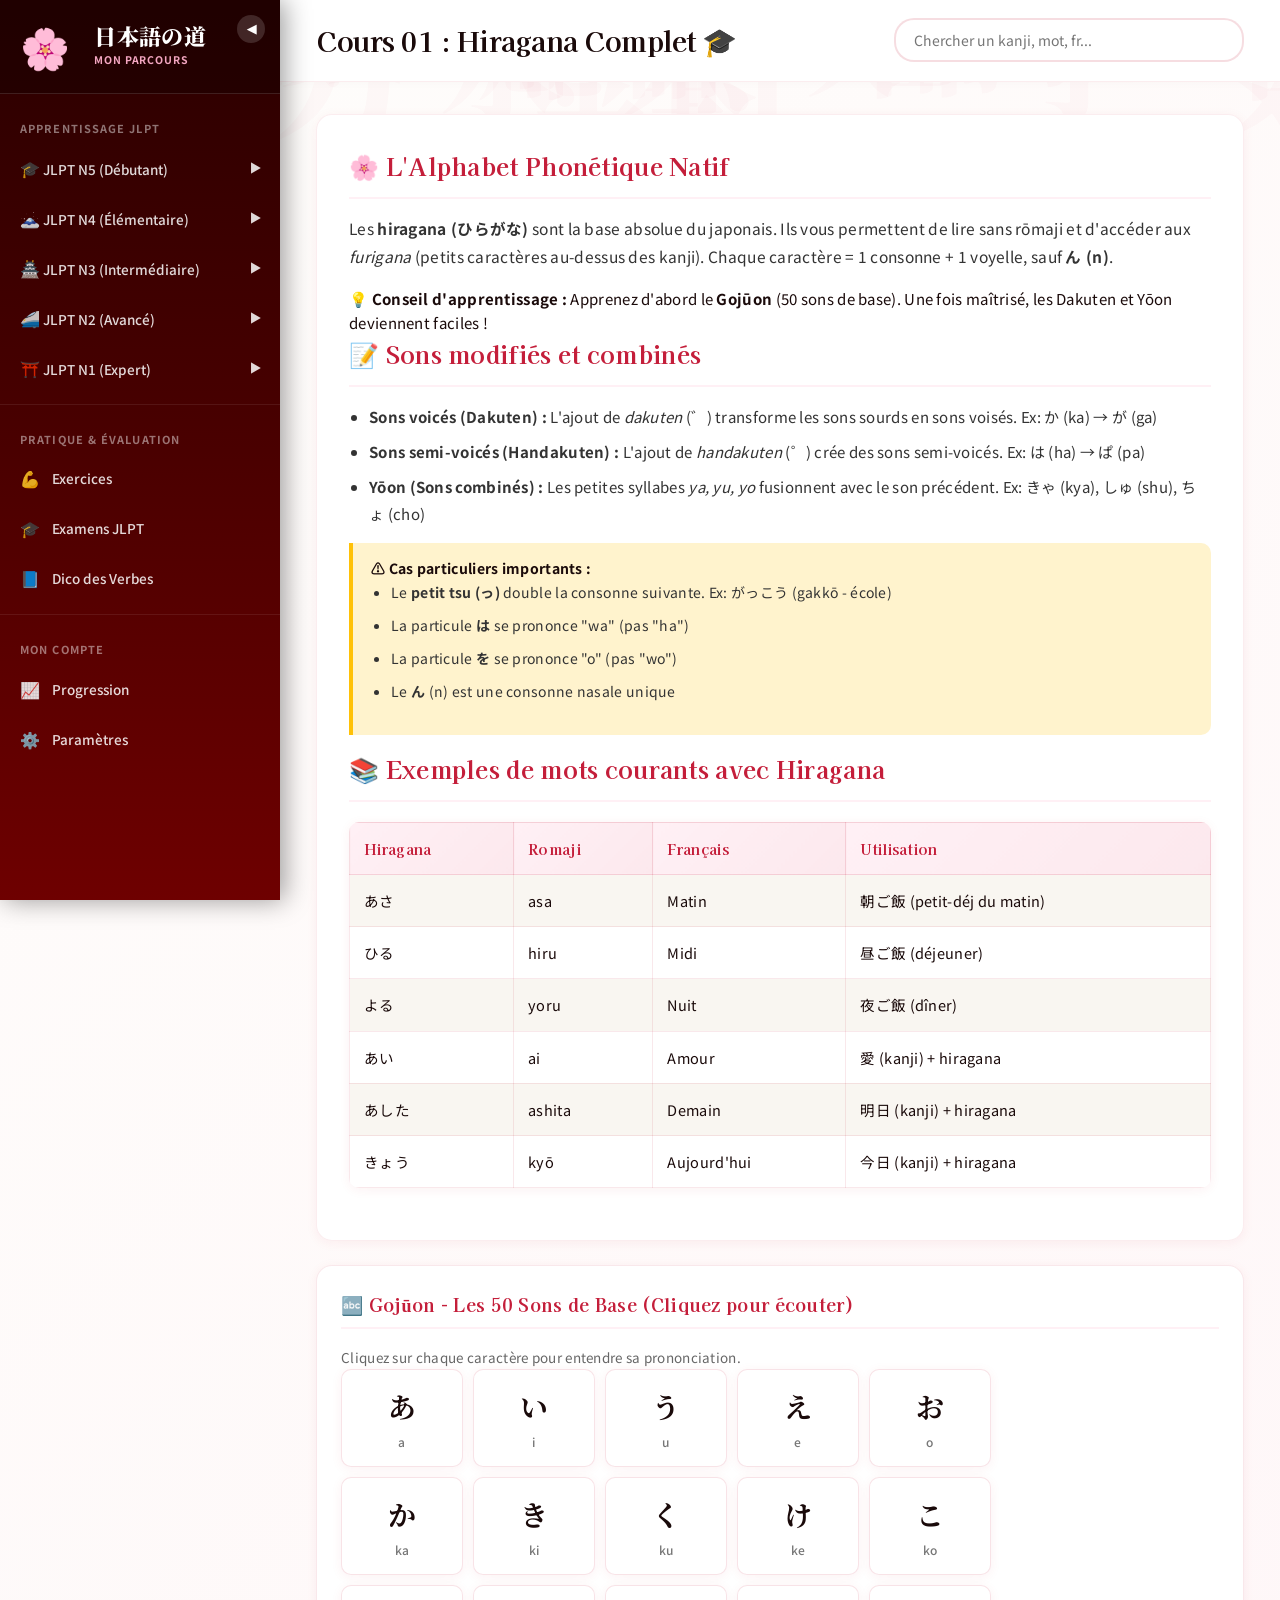
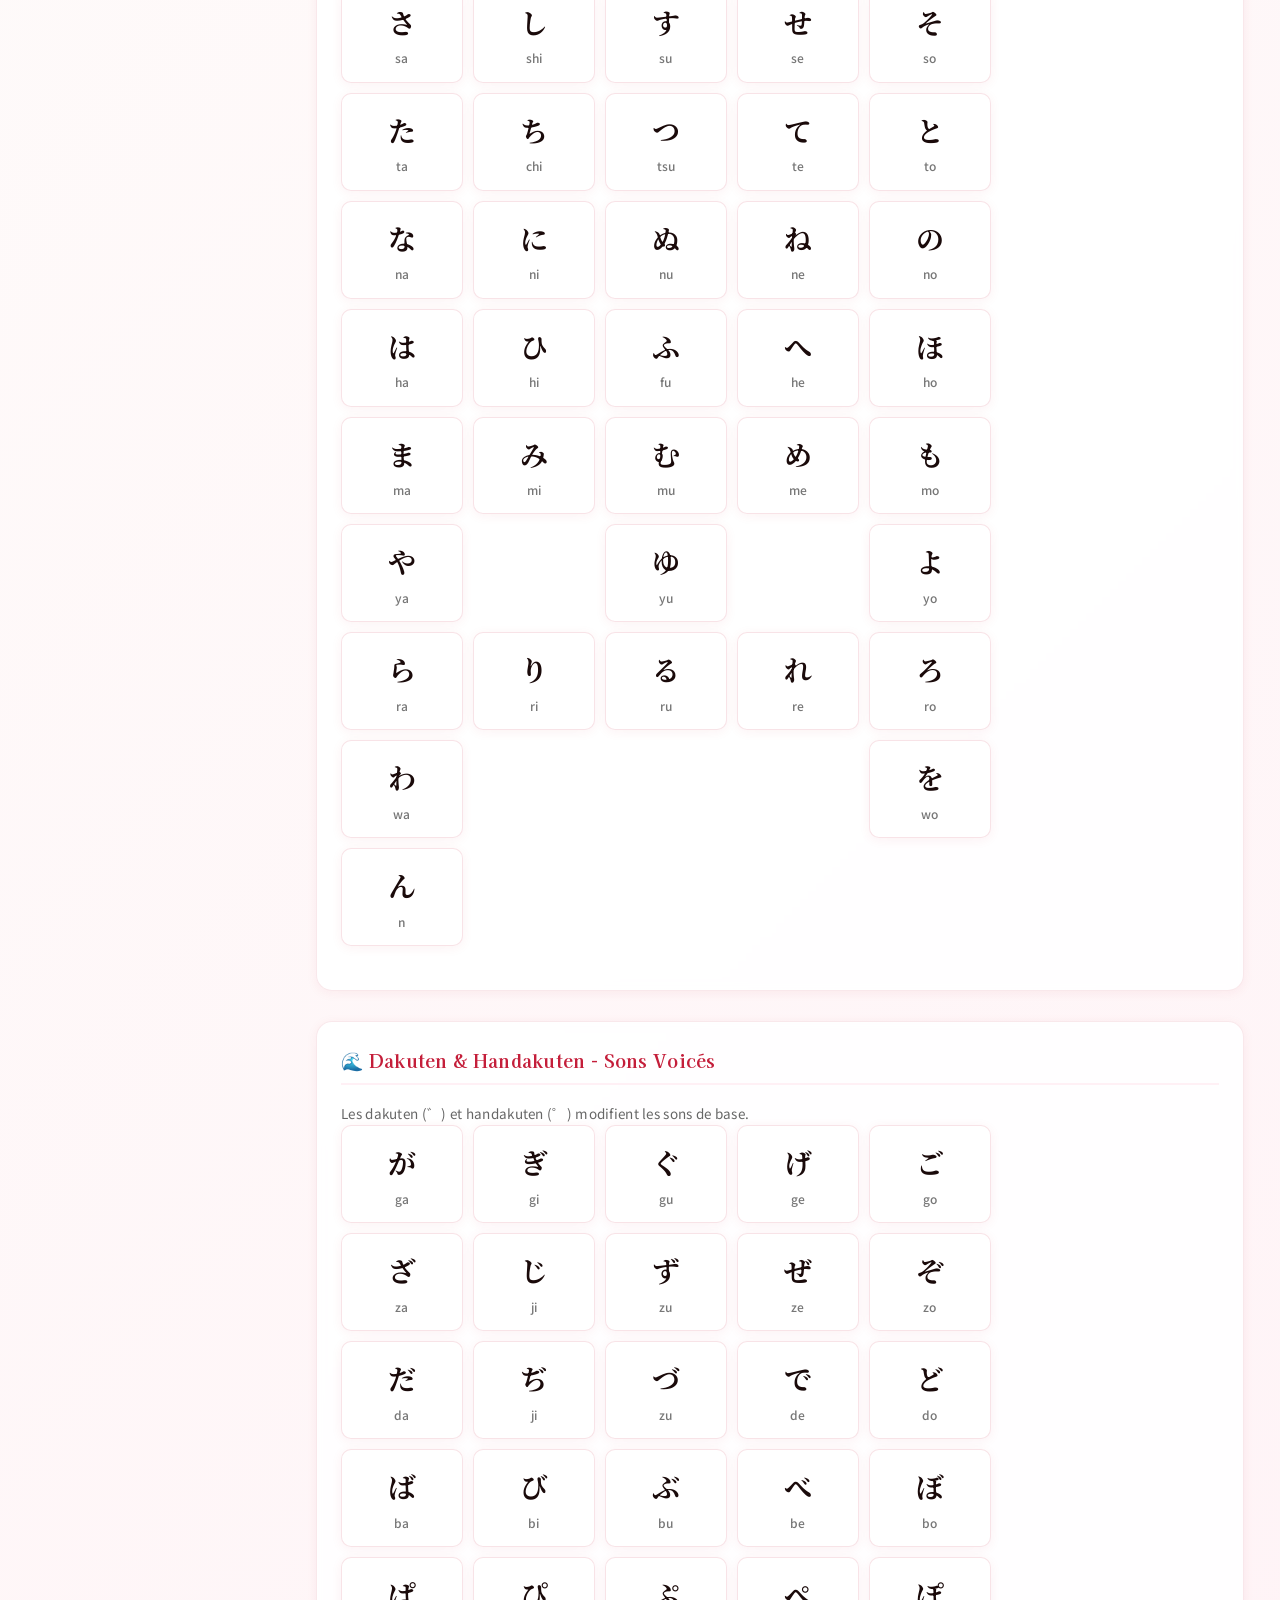
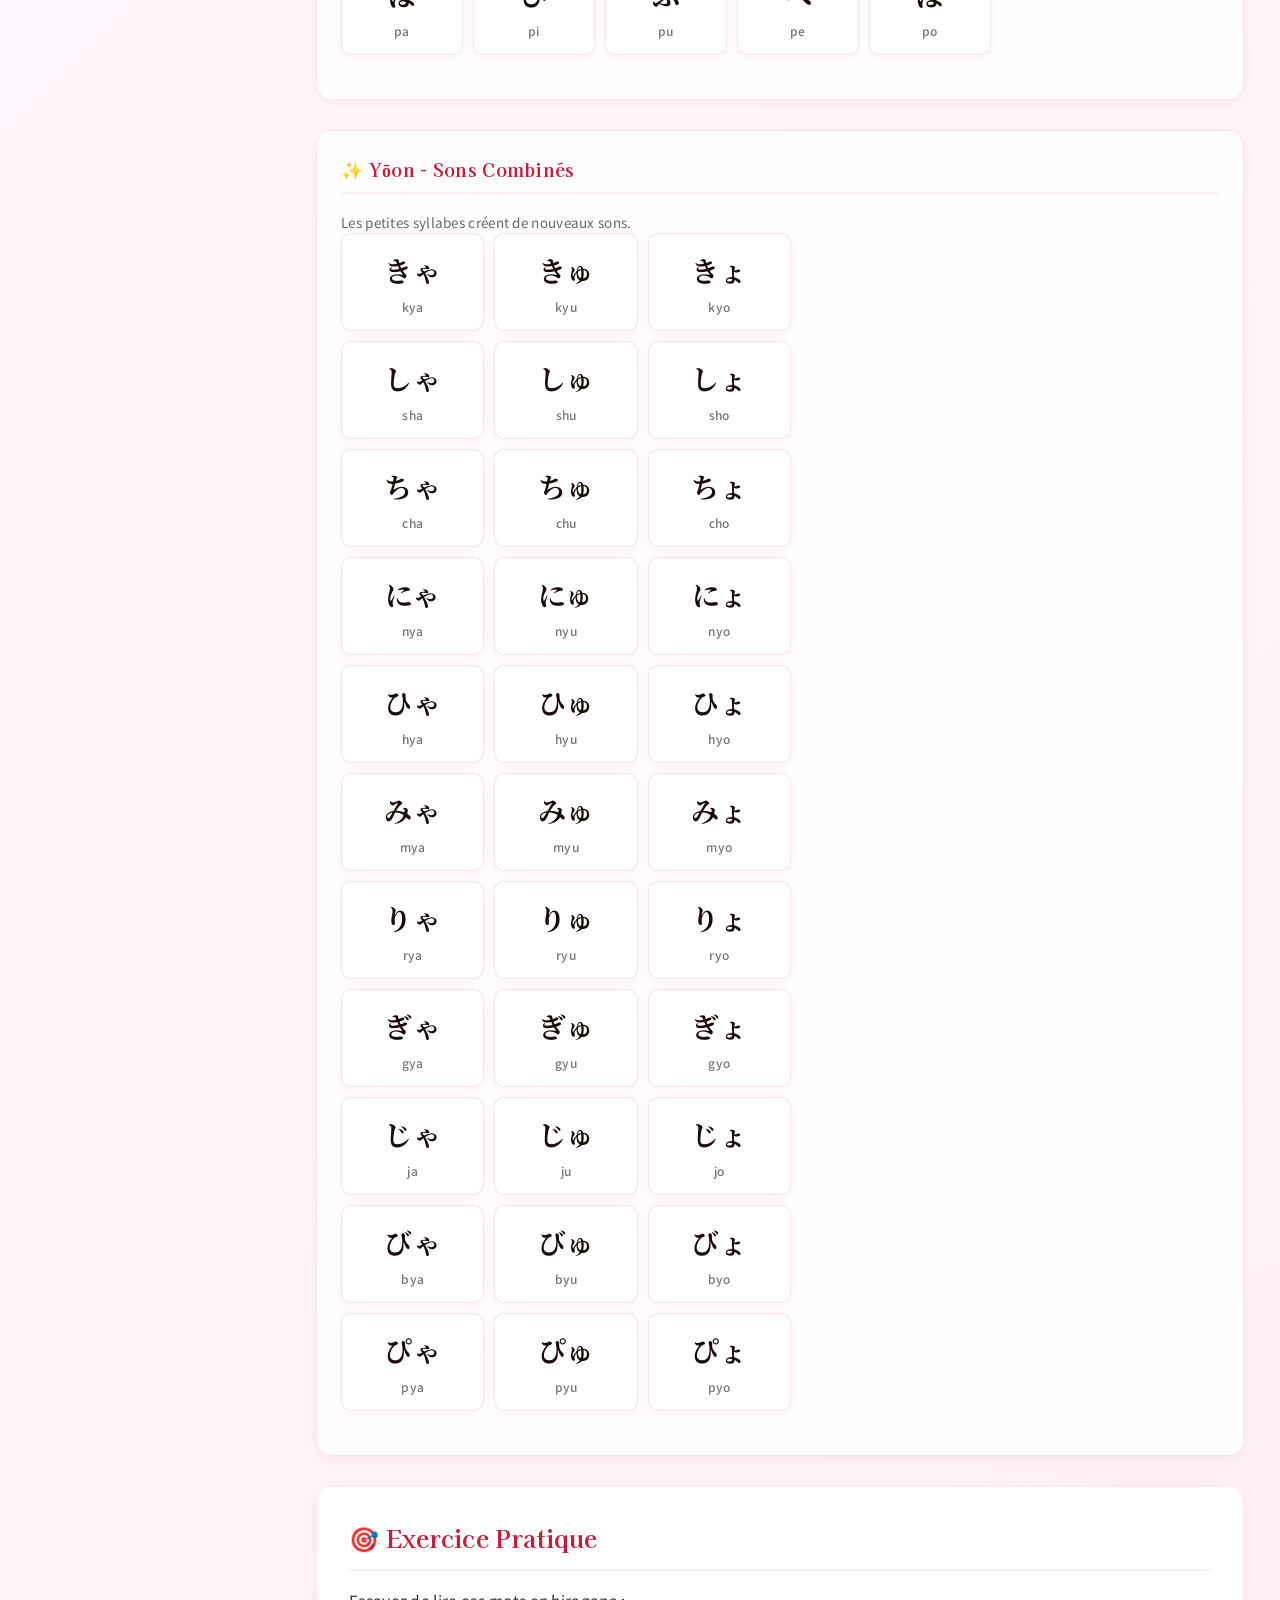
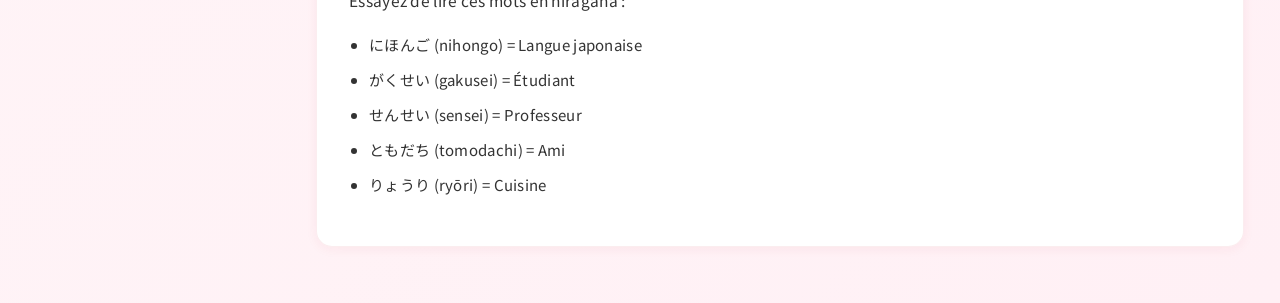
<file: index.html>
<!DOCTYPE html>
<html lang="fr">
<head>
  <meta charset="UTF-8"/>
  <meta name="viewport" content="width=device-width, initial-scale=1.0, viewport-fit=cover"/>
  <meta http-equiv="X-UA-Compatible" content="IE=edge"/>
  
  <!-- Favicon Sakura -->
  <link rel="icon" href="data:image/svg+xml,<svg xmlns=%22http://www.w3.org/2000/svg%22 viewBox=%220 0 100 100%22><text y=%22.9em%22 font-size=%2280%22>🌸</text></svg>">
  
  <link rel="manifest" href="manifest.json">
  <meta name="theme-color" content="#C41E3A">
  
  <title>日本語 de 道 — Mon Parcours Japonais</title>
  
  <!-- Polices -->
  <link href="https://fonts.googleapis.com/css2?family=Kaisei+Decol:wght@400;700&family=Noto+Serif+JP:wght@400;700;900&family=Noto+Sans+JP:wght@300;400;500;700&display=swap" rel="stylesheet"/>
  
  <!-- CSS -->
  <link rel="stylesheet" href="./style.css">

  <script>
    if ('serviceWorker' in navigator) {
      window.addEventListener('load', () => {
        navigator.serviceWorker.register('./sw.js').catch(err => console.error('SW Error', err));
      });
    }
  </script>
</head>
<body>

<div class="bg-kanji" id="bg-kanji"></div>
<div class="petals" id="petals"></div>

<button class="hamburger" onclick="document.getElementById('sidebar').classList.toggle('open')">☰</button>

<div class="app-shell">
  <!-- SIDEBAR -->
  <aside class="sidebar" id="sidebar">
    <button class="toggle-btn" onclick="toggleSidebar()" id="sidebar-toggle">◀</button>
    <div class="sidebar-logo">
     <span class="sakura-spin" style="font-size: 2.5rem; margin-right: 10px;">🌸</span>
      <div class="logo-text-container">
        <span class="jp-title">日本語の道</span>
        <span class="sub">MON PARCOURS</span>
      </div>
    </div>
    
    <nav class="sidebar-nav">
      <div class="nav-group-label">Apprentissage JLPT</div>
      
      <!-- N5 -->
      <button class="nav-item menu-toggle" onclick="toggleMenu('jlpt5-menu')">
        <span><span class="nav-icon">🎓</span> JLPT N5 (Débutant)</span>
        <span class="chevron" id="chevron-jlpt5-menu" style="transform: rotate(-90deg);">▼</span>
      </button>
      <div id="jlpt5-menu" class="submenu" style="display: none;">
        <button class="nav-item sub-item active" onclick="loadContent('cours-01')">1: Hiragana</button>
        <button class="nav-item sub-item" onclick="loadContent('cours-02')">2: Katakana</button>
        <button class="nav-item sub-item" onclick="loadContent('cours-03')">3: Structure SOV</button>
        <button class="nav-item sub-item" onclick="loadContent('cours-04')">4: Particules</button>
        <button class="nav-item sub-item" onclick="loadContent('cours-05')">5: Verbes (Masu)</button>
        <button class="nav-item sub-item" onclick="loadContent('cours-05-1')">5.1: Adjectifs</button>
        <button class="nav-item sub-item" onclick="loadContent('cours-05-2')">5.2: Existence</button>
        <button class="nav-item sub-item" onclick="loadContent('cours-05-3')">5.3: Compteurs</button>
        <button class="nav-item sub-item" onclick="loadContent('cours-05-4')">5.4: Vocabulaire</button>
        <button class="nav-item sub-item" onclick="loadContent('cours-06')">6: Kanji N5</button>
      </div>

      <!-- N4 -->
      <button class="nav-item menu-toggle" onclick="toggleMenu('jlpt4-menu')">
        <span><span class="nav-icon">🗻</span> JLPT N4 (Élémentaire)</span>
        <span class="chevron" id="chevron-jlpt4-menu" style="transform: rotate(-90deg);">▼</span>
      </button>
      <div id="jlpt4-menu" class="submenu" style="display: none;">
        <button class="nav-item sub-item" onclick="loadContent('cours-07')">7: Kanji N4</button>
        <button class="nav-item sub-item" onclick="loadContent('cours-08')">8: Potentiel/Volitif</button>
        <button class="nav-item sub-item" onclick="loadContent('cours-09')">9: Conditionnels</button>
        <button class="nav-item sub-item" onclick="loadContent('cours-10')">10: Suppositions</button>
        <button class="nav-item sub-item" onclick="loadContent('cours-10-1')">10.1: Donner/Recevoir</button>
      </div>

      <!-- N3 -->
      <button class="nav-item menu-toggle" onclick="toggleMenu('jlpt3-menu')">
        <span><span class="nav-icon">🏯</span> JLPT N3 (Intermédiaire)</span>
        <span class="chevron" id="chevron-jlpt3-menu" style="transform: rotate(-90deg);">▼</span>
      </button>
      <div id="jlpt3-menu" class="submenu" style="display: none;">
        <button class="nav-item sub-item" onclick="loadContent('cours-11')">11: Kanji N3</button>
        <button class="nav-item sub-item" onclick="loadContent('cours-12')">12: Passif/Causatif</button>
        <button class="nav-item sub-item" onclick="loadContent('cours-13')">13: Keigo</button>
        <button class="nav-item sub-item" onclick="loadContent('cours-13-1')">13.1: Temps/Limites</button>
        <button class="nav-item sub-item" onclick="loadContent('cours-13-2')">13.2: Décisions/État</button>
      </div>

      <!-- N2 -->
      <button class="nav-item menu-toggle" onclick="toggleMenu('jlpt2-menu')">
        <span><span class="nav-icon">🚄</span> JLPT N2 (Avancé)</span>
        <span class="chevron" id="chevron-jlpt2-menu" style="transform: rotate(-90deg);">▼</span>
      </button>
      <div id="jlpt2-menu" class="submenu" style="display: none;">
        <button class="nav-item sub-item" onclick="loadContent('cours-14')">14: Kanji N2</button>
        <button class="nav-item sub-item" onclick="loadContent('cours-15')">15: Grammaire N2</button>
      </div>

      <!-- N1 -->
      <button class="nav-item menu-toggle" onclick="toggleMenu('jlpt1-menu')">
        <span><span class="nav-icon">⛩️</span> JLPT N1 (Expert)</span>
        <span class="chevron" id="chevron-jlpt1-menu" style="transform: rotate(-90deg);">▼</span>
      </button>
      <div id="jlpt1-menu" class="submenu" style="display: none;">
        <button class="nav-item sub-item" onclick="loadContent('cours-16')">16: Kanji N1</button>
        <button class="nav-item sub-item" onclick="loadContent('cours-17')">17: Grammaire N1</button>
      </div>

      <div class="sidebar-section-divider"></div>
      
      <div class="nav-group-label">Pratique & Évaluation</div>
      <button class="nav-item" onclick="loadContent('exercices')"><span class="nav-icon">💪</span> Exercices</button>
      <button class="nav-item" onclick="loadContent('examens')"><span class="nav-icon">🎓</span> Examens JLPT</button>
      <button class="nav-item" onclick="loadContent('verbs-dict')"><span class="nav-icon">📘</span> Dico des Verbes</button>
      
      <div class="sidebar-section-divider"></div>
      
      <div class="nav-group-label">Mon Compte</div>
      <button class="nav-item" onclick="loadContent('progression')"><span class="nav-icon">📈</span> Progression</button>
      <button class="nav-item" onclick="loadContent('parametres')"><span class="nav-icon">⚙️</span> Paramètres</button>
      
    </nav>
  </aside>

  <!-- CONTENU -->
  <main class="main-content">
    <header class="main-header">
      <div class="page-title" id="page-title">Chargement...</div>
      <div class="search-container">
        <input type="text" id="global-search" placeholder="Chercher un kanji, mot, fr..." autocomplete="off">
        <div id="search-results" class="search-results"></div>
      </div>
    </header>
    <div class="main-body" id="content"></div>
  </main>
</div>

<!-- MODAL KANJI CACHÉE -->
<div class="modal-overlay" id="kanji-modal-overlay" onclick="closeKanjiModal(event)">
  <div class="kanji-modal" id="kanji-modal-box">
    <!-- Le contenu sera injecté ici par JavaScript -->
  </div>

<script src="./database.js"></script>
<script src="./app.js"></script>
</body>
</html>
</file>
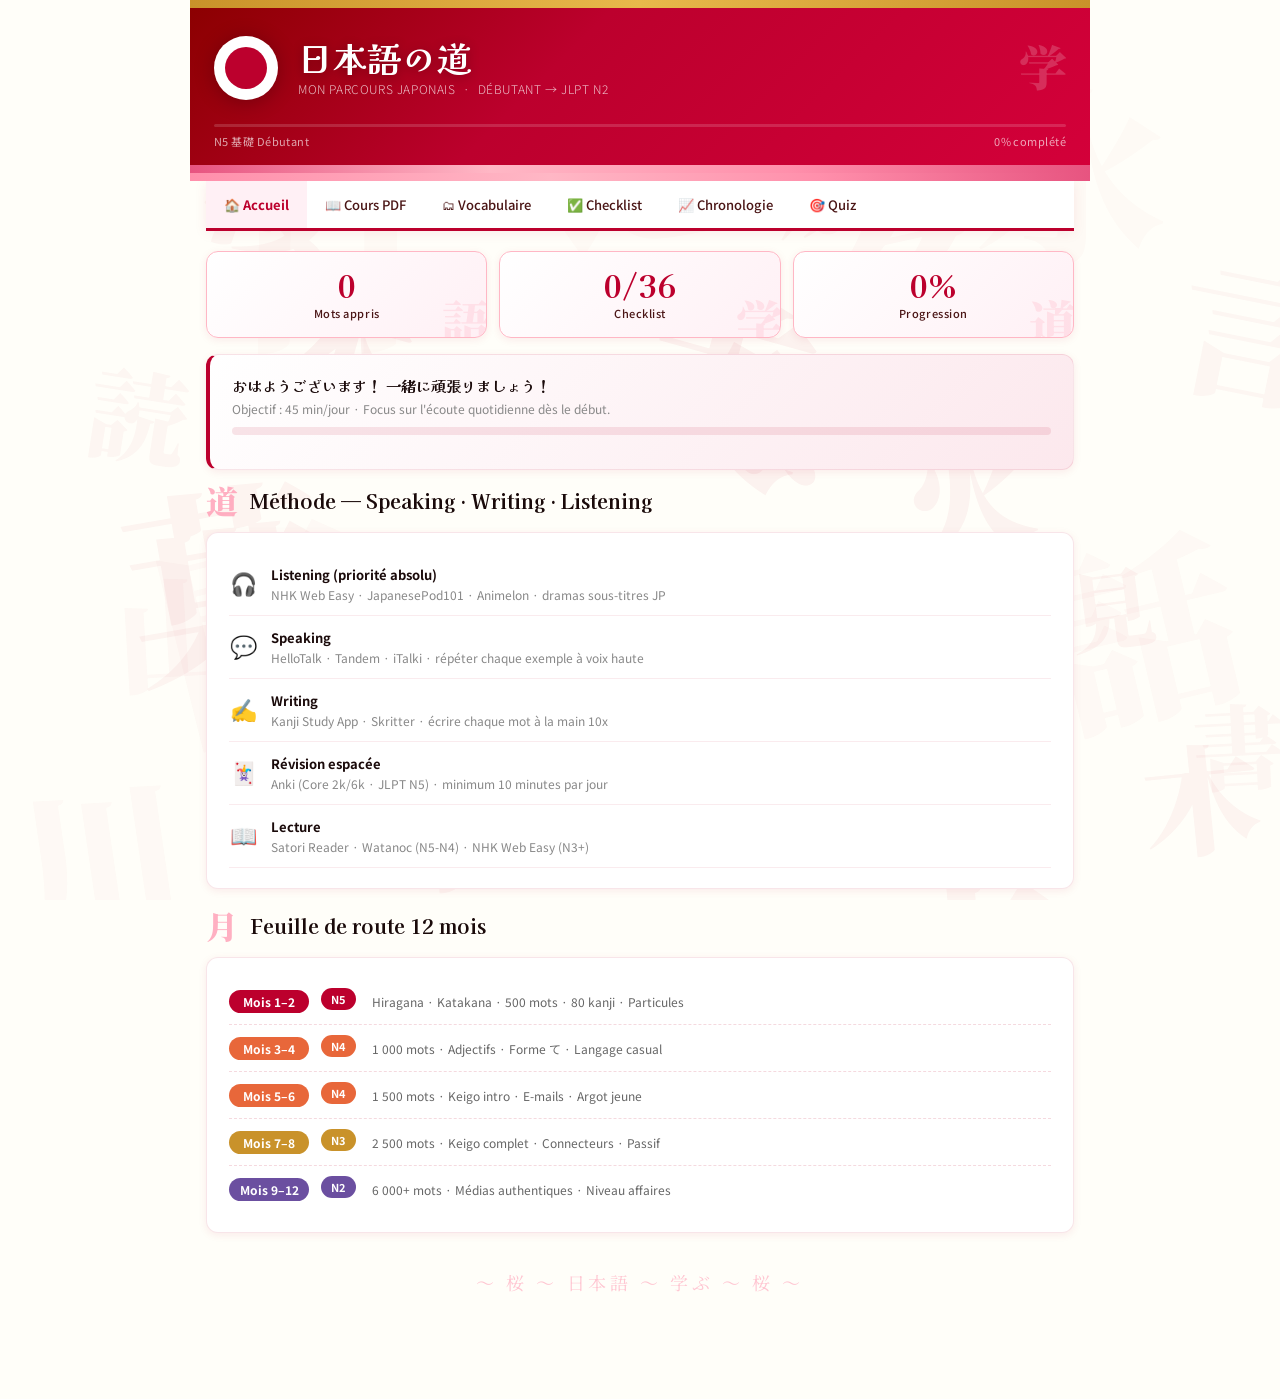
<file: index.html.html>
<!DOCTYPE html>
<html lang="fr">
<head>
<meta charset="UTF-8"/>
<meta name="viewport" content="width=device-width,initial-scale=1.0"/>
<title>日本語の道 — Mon Parcours Japonais</title>
<link href="https://fonts.googleapis.com/css2?family=Kaisei+Decol:wght@400;700&family=Noto+Serif+JP:wght@400;700;900&family=Noto+Sans+JP:wght@300;400;500;700&display=swap" rel="stylesheet"/>
<style>
:root{
  --aka:#BC002D;--aka2:#E8002D;--aka-pale:#fce8ed;
  --sakura:#FFB7C5;--sakura2:#FF8FAB;--sakura-pale:#fff0f5;--sakura-deep:#e75480;
  --shiro:#fffef9;--kinari:#fdf6ee;--washi:#f5efe6;
  --sumi:#1a0a0a;--sumi2:#3d1515;--ink:#4a1515;
  --gold:#c9922a;--gold2:#e8b84b;
  --font-jp:'Noto Serif JP',serif;
  --font-title:'Kaisei Decol',serif;
  --font-body:'Noto Sans JP',sans-serif;
  --radius:12px;--radius-sm:8px;
  --shadow:0 4px 24px rgba(188,0,45,.10);
  --shadow-sm:0 2px 8px rgba(188,0,45,.08);
}
*{box-sizing:border-box;margin:0;padding:0;}
html{scroll-behavior:smooth;}
body{
  background:var(--shiro);
  color:var(--sumi);
  font-family:var(--font-body);
  min-height:100vh;
  overflow-x:hidden;
}

/* ─── BACKGROUND KANJI ─────────────────────────────────────── */
.bg-kanji{
  position:fixed;inset:0;
  pointer-events:none;
  z-index:0;
  overflow:hidden;
  user-select:none;
}
.bg-kanji span{
  position:absolute;
  font-family:var(--font-jp);
  font-weight:900;
  color:var(--aka);
  opacity:.035;
  line-height:1;
  transform-origin:center;
}

/* ─── SAKURA PETALS ─────────────────────────────────────────── */
.petals{position:fixed;inset:0;pointer-events:none;z-index:1;overflow:hidden;}
.petal{
  position:absolute;
  top:-30px;
  width:14px;height:14px;
  border-radius:0 100% 0 100%;
  background:linear-gradient(135deg,#ffd6e0,#ffb7c5);
  opacity:0;
  animation:fall linear infinite;
  filter:drop-shadow(0 1px 2px rgba(255,182,193,.5));
}
.petal::after{
  content:'';position:absolute;inset:0;
  border-radius:0 100% 0 100%;
  background:linear-gradient(135deg,rgba(255,255,255,.4),transparent);
}
@keyframes fall{
  0%{opacity:0;transform:translateY(0) rotate(0deg) scale(.8);}
  5%{opacity:.9;}
  90%{opacity:.6;}
  100%{opacity:0;transform:translateY(110vh) rotate(720deg) scale(1.1);}
}

/* ─── LAYOUT ──────────────────────────────────────────────── */
.wrap{
  position:relative;z-index:2;
  max-width:900px;margin:0 auto;
  padding:0 16px 80px;
}

/* ─── HEADER ──────────────────────────────────────────────── */
header{
  position:relative;
  background:linear-gradient(135deg,#8b0000 0%,var(--aka) 40%,#d4003a 100%);
  padding:0;
  margin:0 -16px 0;
  overflow:hidden;
}
.hdr-inner{
  display:flex;align-items:center;
  gap:20px;padding:28px 24px 24px;
  position:relative;z-index:2;
}
.hdr-circle{
  width:64px;height:64px;
  background:white;border-radius:50%;
  flex-shrink:0;
  box-shadow:0 2px 20px rgba(0,0,0,.25);
  display:flex;align-items:center;justify-content:center;
}
.hdr-circle-inner{
  width:42px;height:42px;
  background:var(--aka);border-radius:50%;
}
.hdr-text{flex:1;}
.hdr-title{
  font-family:var(--font-title);
  font-size:clamp(22px,4vw,34px);
  color:white;
  font-weight:700;
  letter-spacing:.02em;
  line-height:1.1;
  text-shadow:0 2px 12px rgba(0,0,0,.3);
}
.hdr-kanji{
  font-family:var(--font-jp);
  font-size:clamp(28px,5vw,48px);
  color:rgba(255,255,255,.18);
  font-weight:900;
  position:absolute;right:24px;top:50%;
  transform:translateY(-50%);
  pointer-events:none;
  letter-spacing:-.02em;
  line-height:1;
}
.hdr-sub{
  font-size:12px;color:rgba(255,255,255,.75);
  margin-top:4px;letter-spacing:.05em;font-weight:300;
}
/* Brush stroke bottom border */
header::after{
  content:'';
  display:block;height:8px;
  background:linear-gradient(90deg,var(--sakura2) 0%,var(--sakura) 40%,var(--sakura2) 70%,var(--sakura-deep) 100%);
}
/* Decorative top stripe */
header::before{
  content:'';
  display:block;height:4px;
  background:linear-gradient(90deg,var(--gold) 0%,var(--gold2) 50%,var(--gold) 100%);
}
.hdr-progress-bar{
  height:3px;
  background:rgba(255,255,255,.15);
  margin:0 24px;
  border-radius:2px;
  overflow:hidden;
}
.hdr-progress-fill{
  height:100%;
  background:linear-gradient(90deg,var(--gold2),var(--gold));
  border-radius:2px;
  transition:width .5s ease;
}
.hdr-progress-label{
  display:flex;justify-content:space-between;
  padding:6px 24px 16px;
  font-size:11px;color:rgba(255,255,255,.65);letter-spacing:.04em;
}

/* ─── NAVIGATION ──────────────────────────────────────────── */
nav{
  display:flex;gap:0;
  background:white;
  border-bottom:3px solid var(--aka);
  overflow-x:auto;
  box-shadow:0 2px 12px rgba(188,0,45,.08);
  scrollbar-width:none;
}
nav::-webkit-scrollbar{display:none;}
.tab-btn{
  padding:14px 18px;
  border:none;
  background:transparent;
  color:var(--ink);
  cursor:pointer;
  font-size:13px;font-weight:500;
  font-family:var(--font-body);
  display:flex;align-items:center;gap:6px;
  position:relative;white-space:nowrap;
  transition:background .15s,color .15s;
}
.tab-btn:hover{background:var(--sakura-pale);}
.tab-btn.active{
  color:var(--aka);font-weight:700;
  background:var(--sakura-pale);
}
.tab-btn.active::after{
  content:'';position:absolute;bottom:0;left:0;right:0;height:3px;
  background:linear-gradient(90deg,var(--sakura-deep),var(--aka));
  margin-bottom:-3px;
}

/* ─── CARDS ───────────────────────────────────────────────── */
.card{
  background:white;
  border:1px solid rgba(188,0,45,.1);
  border-radius:var(--radius);
  padding:20px 22px;
  margin-bottom:12px;
  box-shadow:var(--shadow-sm);
  position:relative;
  overflow:hidden;
}
.card::before{
  content:'';
  position:absolute;left:0;top:0;bottom:0;width:3px;
  background:linear-gradient(180deg,var(--sakura2),var(--aka));
  opacity:0;transition:opacity .2s;
}
.card:hover::before{opacity:1;}
.card-red{border-left:4px solid var(--aka);background:linear-gradient(135deg,white,var(--aka-pale));}
.card-sakura{background:linear-gradient(135deg,white,var(--sakura-pale));border-color:var(--sakura);}
.card-gold{border-left:4px solid var(--gold);background:linear(white,#fffbf0);}

/* ─── SECTION HEADERS ─────────────────────────────────────── */
.section-head{
  display:flex;align-items:center;gap:12px;
  margin-bottom:16px;margin-top:8px;
}
.section-head h2{
  font-family:var(--font-title);
  font-size:20px;font-weight:700;
  color:var(--sumi);
}
.section-head .kanji-dec{
  font-family:var(--font-jp);
  font-size:32px;color:var(--sakura2);
  font-weight:900;opacity:.7;
  line-height:1;
}
.divider{
  height:2px;
  background:linear-gradient(90deg,var(--aka),var(--sakura),transparent);
  border:none;margin:20px 0;
  border-radius:1px;
}

/* ─── STATS ───────────────────────────────────────────────── */
.stats-grid{display:grid;grid-template-columns:repeat(3,1fr);gap:12px;margin-bottom:16px;}
.stat-box{
  background:linear-gradient(135deg,white,var(--sakura-pale));
  border:1px solid var(--sakura);
  border-radius:var(--radius);
  padding:16px;text-align:center;
  box-shadow:var(--shadow-sm);
  position:relative;overflow:hidden;
}
.stat-box::after{
  content:attr(data-kanji);
  position:absolute;right:-4px;bottom:-8px;
  font-family:var(--font-jp);font-size:48px;font-weight:900;
  color:var(--sakura);opacity:.3;line-height:1;
  pointer-events:none;
}
.stat-num{
  font-family:var(--font-title);
  font-size:32px;font-weight:700;
  color:var(--aka);line-height:1;
}
.stat-lbl{font-size:11px;color:var(--ink);margin-top:5px;letter-spacing:.05em;font-weight:500;}

/* ─── PROGRESS BAR ────────────────────────────────────────── */
.pbar{height:8px;border-radius:4px;background:rgba(188,0,45,.1);overflow:hidden;margin:6px 0 14px;}
.pfill{
  height:100%;border-radius:4px;
  background:linear-gradient(90deg,var(--sakura-deep),var(--aka));
  transition:width .6s cubic-bezier(.4,0,.2,1);
  position:relative;
}
.pfill::after{
  content:'';position:absolute;right:0;top:0;bottom:0;width:4px;
  background:rgba(255,255,255,.5);border-radius:2px;
}

/* ─── BADGES ──────────────────────────────────────────────── */
.badge{display:inline-block;font-size:11px;font-weight:700;padding:3px 10px;border-radius:20px;margin-right:4px;margin-bottom:4px;letter-spacing:.03em;}
.badge-red{background:var(--aka);color:white;}
.badge-sakura{background:var(--sakura);color:#5a0020;}
.badge-gold{background:var(--gold2);color:#3d2000;}
.badge-ink{background:var(--sumi);color:white;}
.badge-outline{background:transparent;border:1.5px solid var(--aka);color:var(--aka);}

/* ─── BUTTONS ─────────────────────────────────────────────── */
.btn{
  padding:8px 16px;border-radius:var(--radius-sm);
  border:1.5px solid rgba(188,0,45,.25);
  background:white;color:var(--ink);
  cursor:pointer;font-size:13px;
  font-family:var(--font-body);
  transition:all .15s;
}
.btn:hover{background:var(--sakura-pale);border-color:var(--sakura2);}
.btn-primary{
  padding:9px 20px;border-radius:var(--radius-sm);
  border:none;
  background:linear-gradient(135deg,var(--aka2),var(--aka));
  color:white;cursor:pointer;font-size:13px;font-weight:600;
  font-family:var(--font-body);
  box-shadow:0 3px 12px rgba(188,0,45,.3);
  transition:all .15s;
}
.btn-primary:hover{
  transform:translateY(-1px);
  box-shadow:0 5px 18px rgba(188,0,45,.4);
}
.btn-sakura{
  padding:8px 16px;border-radius:var(--radius-sm);
  border:1.5px solid var(--sakura2);
  background:var(--sakura-pale);color:var(--sakura-deep);
  cursor:pointer;font-size:13px;font-family:var(--font-body);
  transition:all .15s;
}
.btn-sakura:hover{background:var(--sakura);color:white;}
.btn-sm{padding:5px 11px;font-size:12px;}

/* ─── INPUTS ──────────────────────────────────────────────── */
input[type=text],input[type=search],textarea,select{
  width:100%;padding:10px 14px;
  border-radius:var(--radius-sm);
  border:1.5px solid rgba(188,0,45,.2);
  background:white;color:var(--sumi);
  font-size:13px;font-family:var(--font-body);
  outline:none;transition:border .15s,box-shadow .15s;
}
input:focus,textarea:focus,select:focus{
  border-color:var(--sakura2);
  box-shadow:0 0 0 3px rgba(255,143,171,.15);
}

/* ─── KANA GRID ───────────────────────────────────────────── */
.kana-grid{display:grid;grid-template-columns:repeat(5,1fr);gap:6px;margin-bottom:14px;}
.kana-cell{
  background:white;
  border:1.5px solid rgba(188,0,45,.12);
  border-radius:var(--radius-sm);
  padding:10px 4px;text-align:center;
  cursor:pointer;transition:all .15s;
  box-shadow:0 1px 4px rgba(188,0,45,.06);
}
.kana-cell:hover{background:var(--sakura-pale);border-color:var(--sakura2);transform:translateY(-2px);}
.kana-cell.sel{background:var(--aka);border-color:var(--aka);}
.kana-cell.sel .kana-jp{color:white;}
.kana-cell.sel .kana-rom{color:rgba(255,255,255,.75);}
.kana-jp{font-size:24px;font-family:var(--font-jp);display:block;color:var(--sumi);line-height:1.2;}
.kana-rom{font-size:11px;color:#888;display:block;margin-top:2px;}

/* ─── FLASHCARD ───────────────────────────────────────────── */
.flashcard-wrap{
  perspective:1000px;cursor:pointer;user-select:none;margin-bottom:12px;
}
.flashcard{
  min-height:220px;
  background:linear-gradient(135deg,white 60%,var(--sakura-pale));
  border:2px solid rgba(188,0,45,.15);
  border-radius:var(--radius);
  display:flex;flex-direction:column;align-items:center;justify-content:center;
  text-align:center;padding:24px;
  box-shadow:var(--shadow);
  transition:background .2s,transform .05s;
  position:relative;overflow:hidden;
}
.flashcard::before{
  content:attr(data-kanji);
  position:absolute;right:-10px;bottom:-15px;
  font-family:var(--font-jp);font-size:100px;font-weight:900;
  color:var(--sakura);opacity:.15;line-height:1;pointer-events:none;
}
.flashcard.flipped{background:linear-gradient(135deg,var(--sakura-pale),white);}
.fc-jp{font-family:var(--font-jp);font-size:52px;color:var(--sumi);line-height:1.1;margin-bottom:10px;}
.fc-fr{font-family:var(--font-title);font-size:24px;font-weight:700;color:var(--aka);margin-bottom:8px;}
.fc-sub{font-size:13px;color:#888;}
.fc-hint{font-size:11px;color:var(--sakura2);margin-top:12px;letter-spacing:.04em;}

/* ─── VOCAB ROWS ──────────────────────────────────────────── */
.vocab-card{
  background:white;
  border:1px solid rgba(188,0,45,.1);
  border-radius:var(--radius-sm);
  padding:12px 16px;
  margin-bottom:8px;
  display:flex;align-items:center;gap:10px;flex-wrap:wrap;
  box-shadow:0 1px 4px rgba(188,0,45,.06);
  transition:all .15s;
}
.vocab-card:hover{border-color:var(--sakura2);transform:translateX(3px);}
.vocab-card.learned{opacity:.5;}
.vocab-jp{font-family:var(--font-jp);font-size:20px;font-weight:700;color:var(--sumi);min-width:80px;}
.vocab-rom{font-size:12px;color:#aaa;min-width:80px;}
.vocab-fr{font-size:13px;flex:1;color:var(--ink);}

/* ─── CHECKLIST ───────────────────────────────────────────── */
.check-group{
  background:white;border-radius:var(--radius);
  border:1px solid rgba(188,0,45,.1);
  overflow:hidden;margin-bottom:12px;
  box-shadow:var(--shadow-sm);
}
.check-head{
  display:flex;align-items:center;gap:10px;
  padding:14px 18px;
  background:linear-gradient(135deg,var(--aka) 0%,#d40035 100%);
  color:white;
}
.check-head-jp{font-family:var(--font-jp);font-size:22px;font-weight:900;opacity:.7;margin-left:auto;}
.check-item{
  display:flex;align-items:center;gap:12px;
  padding:10px 18px;
  border-bottom:1px solid rgba(188,0,45,.07);
  cursor:pointer;transition:background .12s;
}
.check-item:last-child{border-bottom:none;}
.check-item:hover{background:var(--sakura-pale);}
.checkbox{
  width:20px;height:20px;border-radius:50%;
  border:2px solid rgba(188,0,45,.3);
  display:flex;align-items:center;justify-content:center;
  flex-shrink:0;transition:all .15s;
}
.checkbox.done{background:var(--aka);border-color:var(--aka);}
.check-label{font-size:13px;color:var(--ink);}
.check-label.done{text-decoration:line-through;color:#aaa;}

/* ─── TIMELINE ────────────────────────────────────────────── */
.tl-item{display:flex;gap:14px;margin-bottom:14px;}
.tl-dot{display:flex;flex-direction:column;align-items:center;}
.tl-circle{
  width:12px;height:12px;border-radius:50%;
  background:linear-gradient(135deg,var(--sakura2),var(--aka));
  flex-shrink:0;margin-top:6px;
  box-shadow:0 0 0 3px rgba(188,0,45,.15);
}
.tl-line{width:2px;flex:1;background:linear-gradient(180deg,var(--sakura),transparent);margin:3px 0;}

/* ─── MODULE ITEMS ────────────────────────────────────────── */
.module-item{
  display:flex;align-items:center;gap:12px;
  padding:12px 16px;
  border:1.5px solid rgba(188,0,45,.1);border-radius:var(--radius-sm);
  margin-bottom:8px;cursor:pointer;
  background:white;transition:all .15s;
}
.module-item:hover{border-color:var(--sakura2);background:var(--sakura-pale);transform:translateX(4px);}
.module-icon{font-size:22px;flex-shrink:0;width:36px;text-align:center;}
.module-title{font-size:13px;font-weight:600;color:var(--sumi);}
.module-desc{font-size:12px;color:#888;margin-top:2px;}

/* ─── PDF VIEWER ──────────────────────────────────────────── */
.pdf-viewer-wrap{border:2px solid rgba(188,0,45,.15);border-radius:var(--radius);overflow:hidden;margin-top:14px;}
.pdf-viewer-bar{
  display:flex;align-items:center;justify-content:space-between;
  padding:10px 16px;
  background:linear-gradient(90deg,var(--aka),#d40035);
  color:white;
}
.pdf-viewer-bar span{font-size:13px;font-weight:600;}
iframe.pdf-frame{width:100%;height:640px;border:none;display:block;}

/* ─── FILTER BAR ──────────────────────────────────────────── */
.filter-bar{display:flex;gap:6px;flex-wrap:wrap;margin-bottom:10px;}
.filter-btn{
  padding:6px 13px;border-radius:20px;
  border:1.5px solid rgba(188,0,45,.2);
  background:white;color:var(--ink);
  cursor:pointer;font-size:12px;font-family:var(--font-body);
  transition:all .15s;font-weight:500;
}
.filter-btn:hover{background:var(--sakura-pale);}
.filter-btn.active{background:var(--aka);color:white;border-color:var(--aka);}

/* ─── TIP BOX ─────────────────────────────────────────────── */
.tip-box{
  background:linear-gradient(135deg,var(--sakura-pale),white);
  border:1.5px solid var(--sakura);border-radius:var(--radius-sm);
  padding:14px 18px;margin:12px 0;
  font-size:13px;line-height:1.8;color:var(--ink);
}
.tip-box strong{color:var(--aka);}

/* ─── ROADMAP ROWS ────────────────────────────────────────── */
.road-item{
  display:flex;align-items:center;gap:12px;
  padding:10px 0;border-bottom:1px dashed rgba(188,0,45,.15);
}
.road-item:last-child{border-bottom:none;}
.road-period{
  min-width:80px;font-size:12px;font-weight:700;
  color:white;background:var(--aka);
  padding:3px 10px;border-radius:20px;text-align:center;
}

/* ─── METHOD ROWS ─────────────────────────────────────────── */
.method-item{
  display:flex;align-items:flex-start;gap:14px;
  padding:12px 0;border-bottom:1px solid rgba(188,0,45,.08);
}
.method-icon{font-size:22px;margin-top:1px;width:28px;text-align:center;}
.method-label{font-size:13px;font-weight:700;color:var(--sumi);}
.method-desc{font-size:12px;color:#888;margin-top:2px;}

/* ─── ANIMATIONS ──────────────────────────────────────────── */
@keyframes fadeSlideIn{from{opacity:0;transform:translateY(10px)}to{opacity:1;transform:none}}
.fade-in{animation:fadeSlideIn .3s ease forwards;}
@keyframes pulse{0%,100%{opacity:1}50%{opacity:.6}}

/* ─── RESPONSIVE ──────────────────────────────────────────── */
@media(max-width:600px){
  .stats-grid{grid-template-columns:repeat(3,1fr);}
  .hdr-kanji{display:none;}
  .tab-btn{padding:12px 13px;font-size:12px;}
}

/* ─── SCROLLBAR ───────────────────────────────────────────── */
::-webkit-scrollbar{width:6px;height:6px;}
::-webkit-scrollbar-track{background:var(--sakura-pale);}
::-webkit-scrollbar-thumb{background:var(--sakura2);border-radius:3px;}
::-webkit-scrollbar-thumb:hover{background:var(--aka);}

/* ─── FOOTER SAKURA LINE ──────────────────────────────────── */
.sakura-line{
  text-align:center;font-family:var(--font-jp);font-size:18px;
  color:var(--sakura2);opacity:.5;padding:24px 0;
  letter-spacing:.2em;
}

/* ─── PDF FULLSCREEN ──────────────────────────────────────── */
.pdf-fs-overlay{
  position:fixed;inset:0;z-index:9999;
  background:#111;
  display:flex;flex-direction:column;
}
.pdf-fs-bar{
  display:flex;align-items:center;gap:10px;
  padding:10px 16px;
  background:linear-gradient(90deg,#8b0000,var(--aka));
  flex-shrink:0;
}
.pdf-fs-bar span{font-family:var(--font-title);font-size:14px;font-weight:700;color:white;flex:1;}
.pdf-fs-frame{flex:1;border:none;width:100%;display:block;}

/* ─── QUIZ SYSTEM ─────────────────────────────────────────── */
.quiz-wrap{max-width:680px;margin:0 auto;}
.quiz-progress{
  display:flex;align-items:center;gap:10px;margin-bottom:20px;
}
.quiz-progress-bar{
  flex:1;height:8px;border-radius:4px;
  background:rgba(188,0,45,.12);overflow:hidden;
}
.quiz-progress-fill{
  height:100%;border-radius:4px;
  background:linear-gradient(90deg,var(--sakura-deep),var(--aka));
  transition:width .4s ease;
}
.quiz-q-num{font-size:12px;font-weight:700;color:var(--aka);white-space:nowrap;}
.quiz-card{
  background:white;border:1.5px solid rgba(188,0,45,.12);
  border-radius:var(--radius);padding:24px;
  box-shadow:var(--shadow);margin-bottom:14px;
  position:relative;overflow:hidden;
}
.quiz-card::before{
  content:attr(data-kanji);
  position:absolute;right:-8px;bottom:-12px;
  font-family:var(--font-jp);font-size:90px;font-weight:900;
  color:var(--sakura);opacity:.12;pointer-events:none;line-height:1;
}
.quiz-question{
  font-family:var(--font-title);font-size:17px;font-weight:700;
  color:var(--sumi);line-height:1.5;margin-bottom:18px;
}
.quiz-jp{
  font-family:var(--font-jp);font-size:36px;
  color:var(--aka);text-align:center;display:block;
  margin-bottom:16px;
}
.quiz-choices{display:grid;grid-template-columns:1fr 1fr;gap:10px;}
@media(max-width:480px){.quiz-choices{grid-template-columns:1fr;}}
.quiz-choice{
  padding:14px 16px;border-radius:var(--radius-sm);
  border:1.5px solid rgba(188,0,45,.18);
  background:white;color:var(--sumi);
  cursor:pointer;font-size:14px;font-family:var(--font-body);
  text-align:left;transition:all .15s;
  display:flex;align-items:center;gap:10px;
}
.quiz-choice:hover:not(:disabled){
  background:var(--sakura-pale);border-color:var(--sakura2);
  transform:translateY(-2px);box-shadow:0 4px 12px rgba(188,0,45,.1);
}
.quiz-choice .choice-jp{font-family:var(--font-jp);font-size:22px;color:var(--sumi);}
.quiz-choice.correct{background:#e8f5e9;border-color:#4caf50;color:#1b5e20;}
.quiz-choice.wrong{background:#fce8ed;border-color:var(--aka);color:var(--aka);}
.quiz-choice.reveal{background:var(--sakura-pale);border-color:var(--sakura);}
.quiz-choice:disabled{cursor:default;transform:none;}
.quiz-feedback{
  margin-top:14px;padding:12px 16px;border-radius:var(--radius-sm);
  font-size:13px;line-height:1.7;
  animation:fadeSlideIn .2s ease;
}
.quiz-feedback.ok{background:#e8f5e9;border-left:4px solid #4caf50;color:#1b5e20;}
.quiz-feedback.ko{background:var(--aka-pale);border-left:4px solid var(--aka);color:#5a0010;}
.quiz-next-btn{
  margin-top:14px;width:100%;padding:12px;
  background:linear-gradient(135deg,var(--sakura-deep),var(--aka));
  color:white;border:none;border-radius:var(--radius-sm);
  font-size:14px;font-weight:700;cursor:pointer;
  font-family:var(--font-body);transition:all .15s;
}
.quiz-next-btn:hover{transform:translateY(-1px);box-shadow:0 4px 16px rgba(188,0,45,.3);}
.quiz-score-card{
  text-align:center;padding:40px 24px;
  background:linear-gradient(135deg,white,var(--sakura-pale));
  border:2px solid var(--sakura);border-radius:var(--radius);
  box-shadow:var(--shadow);
}
.quiz-score-num{
  font-family:var(--font-title);font-size:64px;font-weight:700;
  color:var(--aka);line-height:1;margin-bottom:8px;
}
.quiz-score-msg{font-size:15px;color:var(--ink);margin-bottom:20px;}
.quiz-score-jp{
  font-family:var(--font-jp);font-size:28px;
  color:var(--sakura2);margin-bottom:20px;display:block;
}
.quiz-module-btn{
  display:inline-flex;align-items:center;gap:6px;
  padding:6px 12px;border-radius:20px;
  background:var(--aka);color:white;
  border:none;cursor:pointer;font-size:12px;font-weight:700;
  font-family:var(--font-body);margin-left:auto;
  transition:all .15s;
}
.quiz-module-btn:hover{background:var(--sakura-deep);}
.chapter-quiz-btn{
  width:100%;margin-top:14px;padding:14px;
  background:linear-gradient(135deg,#6b4fa0,#9b59b6);
  color:white;border:none;border-radius:var(--radius-sm);
  font-size:14px;font-weight:700;cursor:pointer;
  font-family:var(--font-body);transition:all .15s;
  display:flex;align-items:center;justify-content:center;gap:8px;
}
.chapter-quiz-btn:hover{transform:translateY(-1px);box-shadow:0 4px 16px rgba(107,79,160,.35);}

</style>
</head>
<body>

<!-- Background kanji -->
<div class="bg-kanji" id="bg-kanji"></div>

<!-- Sakura petals -->
<div class="petals" id="petals"></div>

<div class="wrap">

<!-- HEADER -->
<header>
  <div style="height:4px;background:linear-gradient(90deg,var(--gold),var(--gold2),var(--gold));"></div>
  <div class="hdr-inner">
    <div class="hdr-circle"><div class="hdr-circle-inner"></div></div>
    <div class="hdr-text">
      <div class="hdr-title">日本語の道</div>
      <div class="hdr-sub">MON PARCOURS JAPONAIS &nbsp;·&nbsp; DÉBUTANT → JLPT N2</div>
    </div>
    <div class="hdr-kanji" aria-hidden="true">学</div>
  </div>
  <div class="hdr-progress-bar"><div class="hdr-progress-fill" id="hdr-fill" style="width:0%"></div></div>
  <div class="hdr-progress-label">
    <span id="hdr-level">N5 Débutant</span>
    <span id="hdr-pct">0% complété</span>
  </div>
  <div style="height:8px;background:linear-gradient(90deg,var(--sakura-deep),var(--sakura),var(--sakura2),var(--sakura-deep));"></div>
</header>

<!-- NAV -->
<nav id="main-nav"></nav>

<!-- CONTENT -->
<div id="content" class="fade-in" style="padding-top:20px;"></div>

<div class="sakura-line">〜 桜 〜 日本語 〜 学ぶ 〜 桜 〜</div>

</div><!-- /wrap -->

<script>
// ═══════════════════════════════════════════════════════════
// SAKURA PETALS
// ═══════════════════════════════════════════════════════════
(function(){
  const container = document.getElementById('petals');
  const colors = ['#ffb7c5','#ffd6e0','#ff8fab','#ffccd5','#ffe0e9'];
  for(let i=0;i<22;i++){
    const p = document.createElement('div');
    p.className = 'petal';
    p.style.left = (Math.random()*105-5)+'%';
    p.style.width = p.style.height = (Math.random()*10+8)+'px';
    p.style.background = `linear-gradient(${Math.random()*360}deg,${colors[i%colors.length]},${colors[(i+2)%colors.length]})`;
    p.style.animationDuration = (Math.random()*10+8)+'s';
    p.style.animationDelay = (Math.random()*12-4)+'s';
    p.style.opacity = '0';
    p.style.transform = `rotate(${Math.random()*45}deg)`;
    container.appendChild(p);
  }
})();

// ═══════════════════════════════════════════════════════════
// BACKGROUND KANJI
// ═══════════════════════════════════════════════════════════
(function(){
  const KANJIS = '日本語学桜愛美山川花月火水木金心道力気時間言葉書読見聞話友愛';
  const bg = document.getElementById('bg-kanji');
  for(let i=0;i<30;i++){
    const s = document.createElement('span');
    s.textContent = KANJIS[i%KANJIS.length];
    s.style.fontSize = (Math.random()*140+80)+'px';
    s.style.left = (Math.random()*95)+'%';
    s.style.top = (Math.random()*95)+'%';
    s.style.transform = `rotate(${(Math.random()-.5)*40}deg)`;
    s.style.opacity = (Math.random()*.04+.015).toFixed(3);
    bg.appendChild(s);
  }
})();

// ═══════════════════════════════════════════════════════════
// DATA
// ═══════════════════════════════════════════════════════════
const HIRAGANA_ROWS=[
  [{jp:'あ',rom:'a'},{jp:'い',rom:'i'},{jp:'う',rom:'u'},{jp:'え',rom:'e'},{jp:'お',rom:'o'}],
  [{jp:'か',rom:'ka'},{jp:'き',rom:'ki'},{jp:'く',rom:'ku'},{jp:'け',rom:'ke'},{jp:'こ',rom:'ko'}],
  [{jp:'さ',rom:'sa'},{jp:'し',rom:'shi'},{jp:'す',rom:'su'},{jp:'せ',rom:'se'},{jp:'そ',rom:'so'}],
  [{jp:'た',rom:'ta'},{jp:'ち',rom:'chi'},{jp:'つ',rom:'tsu'},{jp:'て',rom:'te'},{jp:'と',rom:'to'}],
  [{jp:'な',rom:'na'},{jp:'に',rom:'ni'},{jp:'ぬ',rom:'nu'},{jp:'ね',rom:'ne'},{jp:'の',rom:'no'}],
  [{jp:'は',rom:'ha'},{jp:'ひ',rom:'hi'},{jp:'ふ',rom:'fu'},{jp:'へ',rom:'he'},{jp:'ほ',rom:'ho'}],
  [{jp:'ま',rom:'ma'},{jp:'み',rom:'mi'},{jp:'む',rom:'mu'},{jp:'め',rom:'me'},{jp:'も',rom:'mo'}],
  [{jp:'や',rom:'ya'},{jp:'',rom:''},{jp:'ゆ',rom:'yu'},{jp:'',rom:''},{jp:'よ',rom:'yo'}],
  [{jp:'ら',rom:'ra'},{jp:'り',rom:'ri'},{jp:'る',rom:'ru'},{jp:'れ',rom:'re'},{jp:'ろ',rom:'ro'}],
  [{jp:'わ',rom:'wa'},{jp:'',rom:''},{jp:'',rom:''},{jp:'',rom:''},{jp:'を',rom:'wo'}],
  [{jp:'ん',rom:'n'},{jp:'',rom:''},{jp:'',rom:''},{jp:'',rom:''},{jp:'',rom:''}],
];
const KATAKANA_ROWS=[
  [{jp:'ア',rom:'a'},{jp:'イ',rom:'i'},{jp:'ウ',rom:'u'},{jp:'エ',rom:'e'},{jp:'オ',rom:'o'}],
  [{jp:'カ',rom:'ka'},{jp:'キ',rom:'ki'},{jp:'ク',rom:'ku'},{jp:'ケ',rom:'ke'},{jp:'コ',rom:'ko'}],
  [{jp:'サ',rom:'sa'},{jp:'シ',rom:'shi'},{jp:'ス',rom:'su'},{jp:'セ',rom:'se'},{jp:'ソ',rom:'so'}],
  [{jp:'タ',rom:'ta'},{jp:'チ',rom:'chi'},{jp:'ツ',rom:'tsu'},{jp:'テ',rom:'te'},{jp:'ト',rom:'to'}],
  [{jp:'ナ',rom:'na'},{jp:'ニ',rom:'ni'},{jp:'ヌ',rom:'nu'},{jp:'ネ',rom:'ne'},{jp:'ノ',rom:'no'}],
  [{jp:'ハ',rom:'ha'},{jp:'ヒ',rom:'hi'},{jp:'フ',rom:'fu'},{jp:'ヘ',rom:'he'},{jp:'ホ',rom:'ho'}],
  [{jp:'マ',rom:'ma'},{jp:'ミ',rom:'mi'},{jp:'ム',rom:'mu'},{jp:'メ',rom:'me'},{jp:'モ',rom:'mo'}],
  [{jp:'ヤ',rom:'ya'},{jp:'',rom:''},{jp:'ユ',rom:'yu'},{jp:'',rom:''},{jp:'ヨ',rom:'yo'}],
  [{jp:'ラ',rom:'ra'},{jp:'リ',rom:'ri'},{jp:'ル',rom:'ru'},{jp:'レ',rom:'re'},{jp:'ロ',rom:'ro'}],
  [{jp:'ワ',rom:'wa'},{jp:'',rom:''},{jp:'',rom:''},{jp:'',rom:''},{jp:'ヲ',rom:'wo'}],
  [{jp:'ン',rom:'n'},{jp:'',rom:''},{jp:'',rom:''},{jp:'',rom:''},{jp:'',rom:''}],
];
const VOCAB=[
  {id:1,jp:'おはようございます',hira:'おはようございます',rom:'ohayō gozaimasu',fr:'bonjour (matin, formel)',level:'n5',cat:'Salutations'},
  {id:2,jp:'おはよう',hira:'おはよう',rom:'ohayō',fr:'bonjour (matin, casual)',level:'n5',cat:'Salutations'},
  {id:3,jp:'こんにちは',hira:'こんにちは',rom:'konnichiwa',fr:'bonjour (journée)',level:'n5',cat:'Salutations'},
  {id:4,jp:'こんばんは',hira:'こんばんは',rom:'konbanwa',fr:'bonsoir',level:'n5',cat:'Salutations'},
  {id:5,jp:'さようなら',hira:'さようなら',rom:'sayōnara',fr:'au revoir',level:'n5',cat:'Salutations'},
  {id:6,jp:'じゃあね',hira:'じゃあね',rom:'jā ne',fr:'ciao / à plus (casual)',level:'n5',cat:'Salutations'},
  {id:7,jp:'ありがとうございます',hira:'ありがとうございます',rom:'arigatō gozaimasu',fr:'merci (formel)',level:'n5',cat:'Politesse'},
  {id:8,jp:'ありがとう',hira:'ありがとう',rom:'arigatō',fr:'merci (casual)',level:'n5',cat:'Politesse'},
  {id:9,jp:'すみません',hira:'すみません',rom:'sumimasen',fr:'excusez-moi / pardon',level:'n5',cat:'Politesse'},
  {id:10,jp:'ごめんなさい',hira:'ごめんなさい',rom:'gomen nasai',fr:'je suis désolé(e)',level:'n5',cat:'Politesse'},
  {id:11,jp:'どうぞ',hira:'どうぞ',rom:'dōzo',fr:'je vous en prie',level:'n5',cat:'Politesse'},
  {id:12,jp:'どういたしまして',hira:'どういたしまして',rom:'dō itashimashite',fr:'de rien',level:'n5',cat:'Politesse'},
  {id:13,jp:'私',hira:'わたし',rom:'watashi',fr:'je, moi',level:'n5',cat:'Pronoms'},
  {id:14,jp:'あなた',hira:'あなた',rom:'anata',fr:'tu, vous',level:'n5',cat:'Pronoms'},
  {id:15,jp:'彼',hira:'かれ',rom:'kare',fr:'il, lui',level:'n5',cat:'Pronoms'},
  {id:16,jp:'彼女',hira:'かのじょ',rom:'kanojo',fr:'elle',level:'n5',cat:'Pronoms'},
  {id:17,jp:'一',hira:'いち',rom:'ichi',fr:'1',level:'n5',cat:'Nombres'},
  {id:18,jp:'二',hira:'に',rom:'ni',fr:'2',level:'n5',cat:'Nombres'},
  {id:19,jp:'三',hira:'さん',rom:'san',fr:'3',level:'n5',cat:'Nombres'},
  {id:20,jp:'四',hira:'よん',rom:'yon',fr:'4',level:'n5',cat:'Nombres'},
  {id:21,jp:'五',hira:'ご',rom:'go',fr:'5',level:'n5',cat:'Nombres'},
  {id:22,jp:'六',hira:'ろく',rom:'roku',fr:'6',level:'n5',cat:'Nombres'},
  {id:23,jp:'七',hira:'なな',rom:'nana',fr:'7',level:'n5',cat:'Nombres'},
  {id:24,jp:'八',hira:'はち',rom:'hachi',fr:'8',level:'n5',cat:'Nombres'},
  {id:25,jp:'九',hira:'きゅう',rom:'kyū',fr:'9',level:'n5',cat:'Nombres'},
  {id:26,jp:'十',hira:'じゅう',rom:'jū',fr:'10',level:'n5',cat:'Nombres'},
  {id:27,jp:'百',hira:'ひゃく',rom:'hyaku',fr:'100',level:'n5',cat:'Nombres'},
  {id:28,jp:'千',hira:'せん',rom:'sen',fr:'1 000',level:'n5',cat:'Nombres'},
  {id:29,jp:'お父さん',hira:'おとうさん',rom:'otōsan',fr:'père',level:'n5',cat:'Famille'},
  {id:30,jp:'お母さん',hira:'おかあさん',rom:'okāsan',fr:'mère',level:'n5',cat:'Famille'},
  {id:31,jp:'ご飯',hira:'ごはん',rom:'gohan',fr:'riz / repas',level:'n5',cat:'Nourriture'},
  {id:32,jp:'水',hira:'みず',rom:'mizu',fr:'eau',level:'n5',cat:'Nourriture'},
  {id:33,jp:'お茶',hira:'おちゃ',rom:'ocha',fr:'thé',level:'n5',cat:'Nourriture'},
  {id:34,jp:'コーヒー',hira:'コーヒー',rom:'kōhī',fr:'café',level:'n5',cat:'Nourriture'},
  {id:35,jp:'パン',hira:'パン',rom:'pan',fr:'pain',level:'n5',cat:'Nourriture'},
  {id:36,jp:'食べます',hira:'たべます',rom:'tabemasu',fr:'manger',level:'n5',cat:'Verbes'},
  {id:37,jp:'飲みます',hira:'のみます',rom:'nomimasu',fr:'boire',level:'n5',cat:'Verbes'},
  {id:38,jp:'行きます',hira:'いきます',rom:'ikimasu',fr:'aller',level:'n5',cat:'Verbes'},
  {id:39,jp:'来ます',hira:'きます',rom:'kimasu',fr:'venir',level:'n5',cat:'Verbes'},
  {id:40,jp:'見ます',hira:'みます',rom:'mimasu',fr:'voir',level:'n5',cat:'Verbes'},
  {id:41,jp:'聞きます',hira:'ききます',rom:'kikimasu',fr:'écouter',level:'n5',cat:'Verbes'},
  {id:42,jp:'話します',hira:'はなします',rom:'hanashimasu',fr:'parler',level:'n5',cat:'Verbes'},
  {id:43,jp:'大きい',hira:'おおきい',rom:'ōkii',fr:'grand',level:'n5',cat:'Adjectifs'},
  {id:44,jp:'小さい',hira:'ちいさい',rom:'chīsai',fr:'petit',level:'n5',cat:'Adjectifs'},
  {id:45,jp:'かわいい',hira:'かわいい',rom:'kawaii',fr:'mignon',level:'n5',cat:'Adjectifs'},
  {id:46,jp:'今日',hira:'きょう',rom:'kyō',fr:"aujourd'hui",level:'n5',cat:'Temps'},
  {id:47,jp:'明日',hira:'あした',rom:'ashita',fr:'demain',level:'n5',cat:'Temps'},
  {id:48,jp:'昨日',hira:'きのう',rom:'kinō',fr:'hier',level:'n5',cat:'Temps'},
  {id:49,jp:'友達',hira:'ともだち',rom:'tomodachi',fr:'ami(e)',level:'n4',cat:'Relations'},
  {id:50,jp:'仕事',hira:'しごと',rom:'shigoto',fr:'travail',level:'n4',cat:'Travail'},
  {id:51,jp:'会社',hira:'かいしゃ',rom:'kaisha',fr:'entreprise',level:'n4',cat:'Travail'},
  {id:52,jp:'電車',hira:'でんしゃ',rom:'densha',fr:'train',level:'n4',cat:'Transport'},
  {id:53,jp:'やばい',hira:'やばい',rom:'yabai',fr:'incroyable / terrible (argot)',level:'n4',cat:'Argot'},
  {id:54,jp:'まじ',hira:'まじ',rom:'maji',fr:'vraiment / sérieux ?',level:'n4',cat:'Argot'},
  {id:55,jp:'ちょっと',hira:'ちょっと',rom:'chotto',fr:'un peu / attends',level:'n4',cat:'Argot'},
];
const MODULES=[
  {id:'h1',period:'Mois 1–2',jlpt:'N5',icon:'✍',title:'Hiragana complet',desc:'46 hiragana, sons voicés, combinaisons'},
  {id:'k1',period:'Mois 1–2',jlpt:'N5',icon:'✍',title:'Katakana complet',desc:'46 katakana, mots empruntés'},
  {id:'g1',period:'Mois 1–2',jlpt:'N5',icon:'📐',title:'Structure de phrase (SOV)',desc:"L'ordre des mots en japonais"},
  {id:'g2',period:'Mois 1–2',jlpt:'N5',icon:'📐',title:'Particules は が を に で',desc:'Les 5 particules fondamentales'},
  {id:'g3',period:'Mois 1–2',jlpt:'N5',icon:'📐',title:'Verbes en ます',desc:'Conjugaison polie : présent, passé, négatif'},
  {id:'kj1',period:'Mois 1–2',jlpt:'N5',icon:'漢',title:'Kanji 1–80',desc:'Jours, nombres, nature, corps'},
  {id:'g4',period:'Mois 3–4',jlpt:'N4',icon:'📐',title:'Adjectifs en い et な',desc:'Deux classes, conjugaison'},
  {id:'g5',period:'Mois 3–4',jlpt:'N4',icon:'📐',title:'Forme て',desc:'Enchaînement d\'actions'},
  {id:'g6',period:'Mois 3–4',jlpt:'N4',icon:'📐',title:'Forme ている',desc:'Progressif, actions en cours'},
  {id:'g7',period:'Mois 3–4',jlpt:'N4',icon:'💬',title:'Langage casual (forme courte)',desc:'Parler naturellement'},
  {id:'g8',period:'Mois 5–6',jlpt:'N4',icon:'💼',title:'Keigo — introduction',desc:'Politesse professionnelle 丁寧語'},
  {id:'g9',period:'Mois 5–6',jlpt:'N4',icon:'📐',title:'Forme たい',desc:'Exprimer ses désirs'},
  {id:'g10',period:'Mois 5–6',jlpt:'N4',icon:'📐',title:'Potentiel (できる)',desc:"Ce qu'on peut faire"},
  {id:'g11',period:'Mois 7–8',jlpt:'N3',icon:'💼',title:'Keigo — 3 niveaux',desc:'丁寧語 尊敬語 謙譲語'},
  {id:'g12',period:'Mois 7–8',jlpt:'N3',icon:'📐',title:'Connecteurs logiques',desc:'から ので けど しかし'},
  {id:'g13',period:'Mois 7–8',jlpt:'N3',icon:'📐',title:'Passif et causatif',desc:'られる et させる'},
  {id:'g14',period:'Mois 9–12',jlpt:'N2',icon:'🎯',title:'Expressions avancées N2',desc:'Nuances, implicite culturel'},
  {id:'g15',period:'Mois 9–12',jlpt:'N2',icon:'🎧',title:'Médias authentiques',desc:'NHK, journaux, podcasts'},
];
const CHECKLIST=[
  {id:'c1',label:'Hiragana あ→ん (46)',level:'n5',jp:'あ'},
  {id:'c2',label:'Sons voicés (が ざ だ ば ぱ)',level:'n5',jp:'が'},
  {id:'c3',label:'Sons combinés (きゃ しゅ ちょ)',level:'n5',jp:'きゃ'},
  {id:'c4',label:'Katakana ア→ン (46)',level:'n5',jp:'ア'},
  {id:'c5',label:'Structure SOV + particule は',level:'n5',jp:'は'},
  {id:'c6',label:'Particules が · を · に · で',level:'n5',jp:'を'},
  {id:'c7',label:'Verbes ます (présent / passé / négatif)',level:'n5',jp:'ます'},
  {id:'c8',label:'Adjectifs en い',level:'n5',jp:'い'},
  {id:'c9',label:'Adjectifs en な',level:'n5',jp:'な'},
  {id:'c10',label:'Kanji 1–80',level:'n5',jp:'漢'},
  {id:'c11',label:'500 mots de vocabulaire N5',level:'n5',jp:'語'},
  {id:'c12',label:'Se présenter en japonais',level:'n5',jp:'自'},
  {id:'c13',label:'Verbes irréguliers する et くる',level:'n4',jp:'す'},
  {id:'c14',label:'Forme て (enchaînement)',level:'n4',jp:'て'},
  {id:'c15',label:'Forme ている (progressif)',level:'n4',jp:'て'},
  {id:'c16',label:'Forme たい (désir)',level:'n4',jp:'たい'},
  {id:'c17',label:'Potentiel できる / られる',level:'n4',jp:'可'},
  {id:'c18',label:'Langage casual — forme courte',level:'n4',jp:'話'},
  {id:'c19',label:'Argot jeune (やばい まじ)',level:'n4',jp:'俗'},
  {id:'c20',label:'Kanji 81–300',level:'n4',jp:'漢'},
  {id:'c21',label:'1 000 mots N4',level:'n4',jp:'千'},
  {id:'c22',label:'Keigo — 丁寧語 (poli)',level:'n3',jp:'丁'},
  {id:'c23',label:'Keigo — 尊敬語 (respectueux)',level:'n3',jp:'尊'},
  {id:'c24',label:'Keigo — 謙譲語 (humble)',level:'n3',jp:'謙'},
  {id:'c25',label:'Connecteurs logiques',level:'n3',jp:'論'},
  {id:'c26',label:'Passif (られる)',level:'n3',jp:'受'},
  {id:'c27',label:'Causatif (させる)',level:'n3',jp:'使'},
  {id:'c28',label:'Kanji 301–500',level:'n3',jp:'漢'},
  {id:'c29',label:'2 500 mots N3',level:'n3',jp:'語'},
  {id:'c30',label:'Rédiger un e-mail formel',level:'n3',jp:'文'},
  {id:'c31',label:'Expressions idiomatiques N2',level:'n2',jp:'慣'},
  {id:'c32',label:'Vocabulaire business complet',level:'n2',jp:'業'},
  {id:'c33',label:'Kanji 501–1000',level:'n2',jp:'漢'},
  {id:'c34',label:'Lire NHK sans dictionnaire',level:'n2',jp:'読'},
  {id:'c35',label:'Compréhension orale native',level:'n2',jp:'聞'},
  {id:'c36',label:'Références culturelles et implicite',level:'n2',jp:'文'},
];
const LV_META={
  n5:{label:'N5 — 基礎 Débutant',color:'#BC002D',kanji:'初',jp:'基礎'},
  n4:{label:'N4 — 初級 Élémentaire',color:'#e8673a',kanji:'初',jp:'初級'},
  n3:{label:'N3 — 中級 Intermédiaire',color:'#c9922a',kanji:'中',jp:'中級'},
  n2:{label:'N2 — 上級 Avancé',color:'#6b4fa0',kanji:'上',jp:'上級'},
};


// ═══════════════════════════════════════════════════════════
// QUIZ DATA
// ═══════════════════════════════════════════════════════════
const QUIZZES = {
  'h1': {
    title:'Quiz — Hiragana complet',kanji:'あ',
    questions:[
      {q:'Quel hiragana représente le son "ka" ?',jp:null,choices:['か','が','さ','た'],correct:0,exp:'か est le premier caractère de la rangée か行 (ka, ki, ku, ke, ko).'},
      {q:'Quel son correspond à ce hiragana ?',jp:'し',choices:['si','shi','chi','ji'],correct:1,exp:'し se prononce "shi" (comme "chi" en anglais) — c\'est une exception dans la rangée さ行.'},
      {q:'Quel hiragana représente le son "tsu" ?',jp:null,choices:['つ','ち','て','と'],correct:0,exp:'つ = tsu, son difficile unique au japonais — pense à "tsar" + "ou".'},
      {q:'Comment se prononce を dans la langue moderne ?',jp:'を',choices:['wo','wa','o','we'],correct:2,exp:'を se prononce "o" dans le japonais moderne. Il est utilisé presque uniquement comme particule d\'objet.'},
      {q:'Quel est le son de ce hiragana voicé ?',jp:'が',choices:['ka','ga','da','ba'],correct:1,exp:'が = ga. Le dakuten (") sur か transforme k → g : か (ka) → が (ga).'},
      {q:'Que représente la combinaison きゃ ?',jp:null,choices:['kiya','kya','ki-ya','gya'],correct:1,exp:'きゃ = kya. Le petit ゃ fusionne avec き pour créer un son unique : "kya".'},
      {q:'Quel mot signifie "chien" en hiragana ?',jp:null,choices:['いぬ','うみ','はな','つき'],correct:0,exp:'いぬ (inu) = chien. Un mot N5 classique écrit entièrement en hiragana.'},
      {q:'Quel est le hiragana qui se prononce seul, sans voyelle ?',jp:null,choices:['の','ん','に','ね'],correct:1,exp:'ん est le seul hiragana sans voyelle. Il représente un "n" nasal, comme dans "bon" en français.'},
      {q:'Quel hiragana est utilisé pour la particule grammaticale "wa" ?',jp:null,choices:['わ','は','ゐ','ふ'],correct:1,exp:'は se prononce "ha" normalement, mais "wa" quand c\'est la particule de thème. C\'est une exception historique.'},
      {q:'Quel est le son du hiragana ふ ?',jp:'ふ',choices:['hu','fu','bu','pu'],correct:1,exp:'ふ = fu. C\'est une exception de la rangée は行 : ha, hi, fu (pas "hu"), he, ho.'},
    ]
  },
  'k1': {
    title:'Quiz — Katakana complet',kanji:'ア',
    questions:[
      {q:'Quel katakana représente le son "ko" ?',jp:null,choices:['コ','ク','カ','ケ'],correct:0,exp:'コ = ko. Retiens : コ ressemble à un "C" avec un toit — c\'est le ko de "koala".'},
      {q:'Que signifie ce mot en katakana ?',jp:'コーヒー',choices:['thé','café','lait','jus'],correct:1,exp:'コーヒー (kōhī) = café. Le ー allonge la voyelle précédente.'},
      {q:'Quel katakana représente "re" ?',jp:null,choices:['レ','ル','ラ','ロ'],correct:0,exp:'レ = re. Sa forme angulaire le distingue du hiragana れ.'},
      {q:'Que signifie テレビ ?',jp:'テレビ',choices:['radio','télévision','cinéma','téléphone'],correct:1,exp:'テレビ (terebi) = télévision. C\'est un gairaigo (mot emprunté à l\'anglais "TV").'},
      {q:'Que représente le symbole ー en katakana ?',jp:'ー',choices:['Stop','Allongement de la voyelle','Son "n"','Pause'],correct:1,exp:'ー est le signe d\'allongement. コーヒー = kō-hī (le ō est un "o" long).'},
      {q:'Comment écrit-on "pain" en katakana ?',jp:null,choices:['パン','ハン','バン','マン'],correct:0,exp:'パン (pan) = pain, emprunté au portugais "pão". Le handakuten ° crée le son "p".'},
      {q:'Quelle est la principale utilisation du katakana ?',jp:null,choices:['Mots japonais natifs','Particules grammaticales','Mots empruntés aux langues étrangères','Kanji simplifiés'],correct:2,exp:'Le katakana sert principalement à transcrire les gairaigo (mots empruntés), les onomatopées et les noms étrangers.'},
      {q:'Quel son correspond à シ ?',jp:'シ',choices:['si','chi','shi','ji'],correct:2,exp:'シ = shi. Attention : ツ (tsu) et シ (shi) se ressemblent ! ツ a les traits vers le bas, シ vers la droite.'},
      {q:'Comment écrit-on "France" en katakana ?',jp:null,choices:['フランス','プランス','ブランス','ドランス'],correct:0,exp:'フランス (Furansu) = France. フ = fu, ラ = ra, ン = n, ス = su.'},
      {q:'Quel mot katakana désigne un "hôtel" ?',jp:null,choices:['ホテル','ボテル','モテル','ホデル'],correct:0,exp:'ホテル (hoteru) = hôtel, emprunté à l\'anglais "hotel".'},
    ]
  },
  'g1': {
    title:'Quiz — Structure de phrase SOV',kanji:'文',
    questions:[
      {q:'Dans quelle position se trouve toujours le verbe en japonais ?',jp:null,choices:['Au début','Au milieu','À la fin','N\'importe où'],correct:2,exp:'Le verbe est TOUJOURS en fin de phrase en japonais. C\'est la règle absolue de la structure SOV (Sujet-Objet-Verbe).'},
      {q:'SOV signifie ?',jp:null,choices:['Son-Objet-Verbe','Sujet-Objet-Verbe','Sujet-Ordre-Voix','Son-Ordre-Valeur'],correct:1,exp:'SOV = Sujet-Objet-Verbe. En français c\'est SVO (Sujet-Verbe-Objet). Exemple : 私はすしを食べます (Je-sushi-mange).'},
      {q:'Comment dit-on "Je mange des sushis" en japonais ?',jp:null,choices:['食べます私はすしを','私は食べますすしを','私はすしを食べます','すしを食べます私は'],correct:2,exp:'私はすしを食べます = Je (sujet は) + sushis (objet を) + mange (verbe en dernier).'},
      {q:'Comment former une phrase négative avec ます ?',jp:null,choices:['ます → まさない','ます → ません','ます → まして','ます → ますか'],correct:1,exp:'La forme négative de ます est ません : 食べます (je mange) → 食べません (je ne mange pas).'},
      {q:'Comment former une question en japonais poli ?',jp:null,choices:['Inverser sujet et verbe','Ajouter ? à la fin','Ajouter か à la fin','Changer の intonation'],correct:2,exp:'On ajoute か à la fin : 食べますか？ = "Mangez-vous ?" Pas besoin de changer l\'ordre des mots !'},
      {q:'Quelle phrase est correctement structurée ?',jp:null,choices:['東京に私は行きます','私は東京に行きます','東京行きます私に','行きます私は東京に'],correct:1,exp:'私は東京に行きます = Je vais à Tokyo. Sujet は + complément に + verbe EN DERNIER.'},
      {q:'Peut-on omettre le sujet en japonais ?',jp:null,choices:['Jamais','Toujours','Oui, si le contexte est clair','Seulement au passé'],correct:2,exp:'Oui ! Le sujet s\'omet souvent : 東京に行きますか？ = (vous) allez à Tokyo ? C\'est naturel en japonais.'},
      {q:'La structure flexible des phrases japonaises est possible grâce à ?',jp:null,choices:['La conjugaison des verbes','Les particules grammaticales','L\'ordre des adjectifs','Les kanji'],correct:1,exp:'Les particules définissent le rôle de chaque mot. On peut donc réorganiser la phrase sans perdre le sens.'},
    ]
  },
  'g2': {
    title:'Quiz — Particules は が を に で',kanji:'助',
    questions:[
      {q:'Quelle particule marque le thème général de la phrase ?',jp:null,choices:['が','は','を','で'],correct:1,exp:'は (wa) marque le thème ou sujet connu. C\'est la particule la plus fréquente — "quant à X...".'},
      {q:'Quelle particule marque l\'objet direct ?',jp:null,choices:['に','が','を','は'],correct:2,exp:'を (wo/o) marque l\'objet direct, ce qui subit l\'action. Exemple : すしを食べます (manger des sushis).'},
      {q:'Quelle particule indique la direction ou la destination ?',jp:null,choices:['で','は','に','が'],correct:2,exp:'に indique la direction/destination : 東京に行きます (aller À Tokyo). Aussi utilisé pour indiquer le moment.'},
      {q:'Quelle particule indique le lieu où se déroule une action ?',jp:null,choices:['に','を','で','は'],correct:2,exp:'で indique le lieu d\'action : カフェで勉強します (étudier AU café). で = "dans/au" pour les actions.'},
      {q:'Quelle est la différence entre に et で pour les lieux ?',jp:null,choices:['Aucune différence','に = destination/existence, で = lieu d\'action','に = lieu d\'action, で = destination','に = formel, で = casual'],correct:1,exp:'に = destination (on y va) ou existence (いる/ある). で = lieu où se déroule l\'action. Ex: 学校に行く vs 学校で勉強する.'},
      {q:'Dans 私は学生です、が ou は est correct ? Pourquoi ?',jp:null,choices:['が, c\'est le sujet','は, c\'est une présentation','を, c\'est l\'objet','で, c\'est le lieu'],correct:1,exp:'は car "je suis étudiant" est une présentation de soi (thème connu). が serait "c\'est MOI l\'étudiant" (emphase sur qui).'},
      {q:'Complétez : 電車___東京に行きます (Je vais à Tokyo en train)',jp:null,choices:['は','が','を','で'],correct:3,exp:'電車で = en train. で marque le moyen/instrument utilisé pour une action. Très courant pour les transports !'},
      {q:'Quelle phrase est correcte pour "Il y a un chat" ?',jp:null,choices:['猫はいます','猫がいます','猫をいます','猫でいます'],correct:1,exp:'猫がいます. が s\'utilise avec いる/ある pour exprimer l\'existence — c\'est une information nouvelle.'},
      {q:'Complétez : 毎日コーヒー___飲みます',jp:null,choices:['は','に','を','が'],correct:2,exp:'コーヒーを飲みます. を marque l\'objet direct de 飲む (boire). 毎日 = tous les jours.'},
      {q:'何時___来ますか？ — Quelle particule pour "à quelle heure" ?',jp:null,choices:['で','に','は','を'],correct:1,exp:'に pour les moments dans le temps : 三時に来ます (je viens À 3 heures). に = heure/moment précis.'},
    ]
  },
  'g3': {
    title:'Quiz — Verbes en ます',kanji:'動',
    questions:[
      {q:'Quelle est la forme négative de 食べます ?',jp:'食べます',choices:['食べません','食べまさない','食べませんでした','食べないます'],correct:0,exp:'食べます → 食べません. La règle : ます → ません pour le négatif présent.'},
      {q:'Quelle est la forme passée de 行きます ?',jp:'行きます',choices:['行きません','行きました','行きまして','行きますでした'],correct:1,exp:'行きます → 行きました. La règle : ます → ました pour le passé affirmatif.'},
      {q:'Comment dit-on "Je n\'ai pas bu" (passé négatif) ?',jp:null,choices:['飲みません','飲みませんでした','飲みました','飲まない'],correct:1,exp:'飲む → 飲みませんでした. Passé négatif = ませんでした.'},
      {q:'Quel verbe signifie "aller" ?',jp:null,choices:['来ます','帰ります','行きます','歩きます'],correct:2,exp:'行きます (ikimasu) = aller. À ne pas confondre avec 来ます (kimasu) = venir.'},
      {q:'Comment dit-on "Vous lisez ?" en japonais poli ?',jp:null,choices:['読みますか？','読みます！','読みませんか？','読みましたか？'],correct:0,exp:'読みますか？= Vous lisez ? / Lisez-vous ? か en fin de phrase = question.'},
      {q:'Quel verbe signifie "il y a" pour une chose inanimée ?',jp:null,choices:['います','あります','します','できます'],correct:1,exp:'あります = il y a (inanimé : objets, plantes). います = il y a (animé : personnes, animaux).'},
      {q:'Complétez : 昨日、映画___見___。(Hier j\'ai regardé un film)',jp:null,choices:['を/ました','が/ました','は/ました','を/ません'],correct:0,exp:'映画を見ました. を = objet direct, ました = passé affirmatif.'},
      {q:'Comment dit-on "Je comprends" en japonais ?',jp:null,choices:['できます','分かります','聞きます','知ります'],correct:1,exp:'分かります (wakarimasu) = comprendre, saisir. できます = pouvoir faire, être capable.'},
      {q:'La forme ます ne change JAMAIS selon ?',jp:null,choices:['Le temps (passé/présent)','La polarité (pos/nég)','La personne (je/tu/il)','Le sujet'],correct:2,exp:'En japonais, les verbes ne se conjuguent PAS selon la personne ! 食べます = je mange / tu manges / il mange.'},
      {q:'Quel verbe utilise-t-on pour "étudier" ?',jp:null,choices:['します','勉強します','読みます','学びます'],correct:1,exp:'勉強します (benkyō shimasu) = étudier. します seul = faire (verbe passe-partout).'},
    ]
  },
  'kj1': {
    title:'Quiz — Kanji 1–80',kanji:'漢',
    questions:[
      {q:'Que signifie ce kanji ?',jp:'山',choices:['mer','montagne','rivière','forêt'],correct:1,exp:'山 (yama/san) = montagne. Sa forme ressemble à 3 pics de montagne ! Ex: 富士山 (Mont Fuji).'},
      {q:'Quelle est la lecture de ce kanji pour "aujourd\'hui" ?',jp:'今日',choices:['ima hi','kyō','konichi','ima nichi'],correct:1,exp:'今日 se lit "kyō" = aujourd\'hui. Lecture irrégulière à mémoriser absolument (très courant) !'},
      {q:'Que signifie 先生 ?',jp:'先生',choices:['étudiant','ami','professeur','patron'],correct:2,exp:'先生 (sensei) = professeur. 先 = avant/précédent + 生 = vie/naître → "celui qui est né avant".'},
      {q:'Quel kanji représente "eau" ?',jp:null,choices:['火','水','木','金'],correct:1,exp:'水 (mizu/sui) = eau. C\'est aussi le mercredi (水曜日, suiyōbi). Pense aux vagues !'},
      {q:'Combien vaut 三百円 ?',jp:'三百円',choices:['30 yens','300 yens','3000 yens','30000 yens'],correct:1,exp:'三 (3) + 百 (100) = 三百 (300). 円 = yen. 三百円 = 300 yens.'},
      {q:'Que signifie 花火 ?',jp:'花火',choices:['bouquet de fleurs','feux d\'artifice','feu de bois','fleur de feu'],correct:1,exp:'花 (fleur) + 火 (feu) = 花火 (hanabi) = feux d\'artifice ! Les hanami et les hanabi sont deux traditions japonaises majeures.'},
      {q:'Quel est le kanji pour "personne, humain" ?',jp:null,choices:['子','女','人','男'],correct:2,exp:'人 (hito/jin/nin) = personne. Ex: 日本人 (Nihonjin) = Japonais, 外国人 (gaikokujin) = étranger.'},
      {q:'Que signifie 学校 ?',jp:'学校',choices:['université','école','bibliothèque','bureau'],correct:1,exp:'学校 (gakkō) = école. 学 = apprendre + 校 = établissement scolaire.'},
      {q:'Quel kanji représente "lune" ET "mois" ?',jp:null,choices:['日','月','星','天'],correct:1,exp:'月 (tsuki/getsu/gatsu) = lune ET mois. Lundi = 月曜日 (getsuyōbi). Très polyvalent !'},
      {q:'Que signifie le kanji 心 ?',jp:'心',choices:['corps','main','cœur/esprit','force'],correct:2,exp:'心 (kokoro/shin) = cœur, esprit, âme. Ex: 心配 (shinpai) = inquiétude, 心 = cœur (le sentiment).'},
    ]
  },
  'mois12': {
    title:'Révision Chapitre — Mois 1–2',kanji:'復',
    questions:[
      {q:'Quel son correspond au hiragana し ?',jp:'し',choices:['si','shi','chi','ji'],correct:1,exp:'し = shi. Exception de la rangée さ行.'},
      {q:'Que signifie コーヒー ?',jp:'コーヒー',choices:['thé','café','lait','eau'],correct:1,exp:'コーヒー (kōhī) = café. Gairaigo (mot emprunté).'},
      {q:'Le verbe est toujours en quelle position en japonais ?',jp:null,choices:['Début','Milieu','Fin','Variable'],correct:2,exp:'Toujours en fin de phrase — règle absolue du japonais.'},
      {q:'Quelle particule marque l\'objet direct ?',jp:null,choices:['は','が','を','に'],correct:2,exp:'を (wo/o) marque l\'objet direct. Ex: すしを食べます.'},
      {q:'Comment dit-on "je ne mange pas" ?',jp:null,choices:['食べます','食べません','食べました','食べませんでした'],correct:1,exp:'食べません = forme négative présente (ます → ません).'},
      {q:'Que signifie 山川 ?',jp:'山川',choices:['soleil et lune','montagne et rivière','mer et lac','forêt et champ'],correct:1,exp:'山 (yama) = montagne + 川 (kawa) = rivière.'},
      {q:'Quelle particule utilise-t-on pour le lieu d\'action ?',jp:null,choices:['に','は','が','で'],correct:3,exp:'で = lieu d\'action. Exemple : カフェで勉強します.'},
      {q:'Le katakana ー signifie ?',jp:'ー',choices:['fin de phrase','allongement de voyelle','son "n"','virgule'],correct:1,exp:'ー allonge la voyelle précédente : コーヒー = kō-hī.'},
      {q:'Quelle est la forme passée de 行きます ?',jp:null,choices:['行きません','行きました','行きまして','行きますでした'],correct:1,exp:'行きます → 行きました (ます → ました).'},
      {q:'先生 signifie ?',jp:'先生',choices:['étudiant','médecin','professeur','patron'],correct:2,exp:'先生 (sensei) = professeur. Incontournable !'},
      {q:'Quel hiragana représente "tsu" ?',jp:null,choices:['て','と','つ','ち'],correct:2,exp:'つ = tsu. Son unique au japonais — "tsar" + "ou".'},
      {q:'Le japonais se conjugue-t-il selon la personne ?',jp:null,choices:['Oui, comme le français','Non, le verbe reste identique','Seulement pour la 1ère personne','Seulement au passé'],correct:1,exp:'Non ! 食べます = je mange / tu manges / il mange. Pas de conjugaison selon la personne.'},
    ]
  }
};

// ═══════════════════════════════════════════════════════════
// INDEXEDDB — persistance des PDFs entre sessions
// ═══════════════════════════════════════════════════════════
const DB_NAME = 'JapaneseParcours', DB_VER = 1, DB_STORE = 'pdfs';

function openDB() {
  return new Promise((res, rej) => {
    const req = indexedDB.open(DB_NAME, DB_VER);
    req.onupgradeneeded = e => {
      const db = e.target.result;
      if (!db.objectStoreNames.contains(DB_STORE))
        db.createObjectStore(DB_STORE, {keyPath:'id'});
    };
    req.onsuccess = e => res(e.target.result);
    req.onerror = e => rej(e);
  });
}
async function savePDF(id, name, arrayBuffer) {
  const db = await openDB();
  return new Promise((res, rej) => {
    const tx = db.transaction([DB_STORE], 'readwrite');
    tx.objectStore(DB_STORE).put({id, name, data: arrayBuffer});
    tx.oncomplete = res; tx.onerror = rej;
  });
}
async function deletePDF(id) {
  const db = await openDB();
  return new Promise((res, rej) => {
    const tx = db.transaction([DB_STORE], 'readwrite');
    tx.objectStore(DB_STORE).delete(id);
    tx.oncomplete = res; tx.onerror = rej;
  });
}
async function loadAllPDFs() {
  const db = await openDB();
  return new Promise((res, rej) => {
    const tx = db.transaction([DB_STORE], 'readonly');
    const req = tx.objectStore(DB_STORE).getAll();
    req.onsuccess = e => res(e.target.result);
    req.onerror = rej;
  });
}

// ═══════════════════════════════════════════════════════════
// STATE
// ═══════════════════════════════════════════════════════════
const LS={
  get:(k,d)=>{try{const v=localStorage.getItem(k);return v?JSON.parse(v):d;}catch{return d;}},
  set:(k,v)=>{try{localStorage.setItem(k,JSON.stringify(v));}catch{}},
};
const ST={
  tab:'accueil',vtab:'liste',
  done:new Set(LS.get('done',[])),
  learned:new Set(LS.get('learned',[])),
  timeline:LS.get('timeline',[]),
  fcIdx:0,fcFlipped:false,fcFilter:'todo',
  pdfUrls:{},activeModule:null,
  search:'',cat:'Tous',lv:'Tous',selKana:null,
  quiz:{id:null,idx:0,answered:null,score:0,done:false},
  quizScores:LS.get('quizScores',{}),
};

// ═══════════════════════════════════════════════════════════
// HEADER UPDATE
// ═══════════════════════════════════════════════════════════
function updateHeader(){
  const done=ST.done.size,total=CHECKLIST.length;
  const pct=Math.round(done/total*100);
  const lvl=pct<15?'N5 基礎 Débutant':pct<35?'N5 Fondations':pct<55?'N4 初級 Élémentaire':pct<75?'N3 中級 Intermédiaire':'N2 上級 Avancé';
  document.getElementById('hdr-fill').style.width=pct+'%';
  document.getElementById('hdr-level').textContent=lvl;
  document.getElementById('hdr-pct').textContent=pct+'% complété';
}

// ═══════════════════════════════════════════════════════════
// ROUTER
// ═══════════════════════════════════════════════════════════
const TABS=[
  {id:'accueil',icon:'🏠',label:'Accueil'},
  {id:'cours',icon:'📖',label:'Cours PDF'},
  {id:'vocab',icon:'🗂',label:'Vocabulaire'},
  {id:'checklist',icon:'✅',label:'Checklist'},
  {id:'timeline',icon:'📈',label:'Chronologie'},
  {id:'quiz',icon:'🎯',label:'Quiz'},
];
function render(){
  updateHeader();
  document.getElementById('main-nav').innerHTML=TABS.map(t=>`
    <button class="tab-btn ${ST.tab===t.id?'active':''}" onclick="go('${t.id}')">${t.icon} ${t.label}</button>
  `).join('');
  const c=document.getElementById('content');
  c.innerHTML='';c.className='fade-in';
  if(ST.tab==='accueil')  renderAccueil(c);
  if(ST.tab==='cours')    renderCours(c);
  if(ST.tab==='vocab')    renderVocab(c);
  if(ST.tab==='checklist')renderChecklist(c);
  if(ST.tab==='timeline') renderTimeline(c);
  if(ST.tab==='quiz')     renderQuizMenu(c);
}
function go(t){ST.tab=t;render();}

// ═══════════════════════════════════════════════════════════
// ACCUEIL
// ═══════════════════════════════════════════════════════════
function renderAccueil(c){
  const done=ST.done.size,total=CHECKLIST.length,pct=Math.round(done/total*100);
  c.innerHTML=`
  <div class="stats-grid">
    <div class="stat-box" data-kanji="語"><div class="stat-num">${ST.learned.size}</div><div class="stat-lbl">Mots appris</div></div>
    <div class="stat-box" data-kanji="学"><div class="stat-num">${done}/${total}</div><div class="stat-lbl">Checklist</div></div>
    <div class="stat-box" data-kanji="道"><div class="stat-num">${pct}%</div><div class="stat-lbl">Progression</div></div>
  </div>

  <div class="card card-red" style="margin-bottom:14px;">
    <div style="font-family:var(--font-title);font-size:15px;font-weight:700;margin-bottom:4px;">
      おはようございます！ 一緒に頑張りましょう！
    </div>
    <div style="font-size:12px;color:#888;margin-bottom:10px;">Objectif : 45 min/jour · Focus sur l'écoute quotidienne dès le début.</div>
    <div class="pbar"><div class="pfill" style="width:${pct}%"></div></div>
  </div>

  <div class="section-head"><span class="kanji-dec">道</span><h2>Méthode — Speaking · Writing · Listening</h2></div>
  <div class="card">
    ${[['🎧','Listening (priorité absolu)','NHK Web Easy · JapanesePod101 · Animelon · dramas sous-titres JP'],
       ['💬','Speaking','HelloTalk · Tandem · iTalki · répéter chaque exemple à voix haute'],
       ['✍','Writing','Kanji Study App · Skritter · écrire chaque mot à la main 10x'],
       ['🃏','Révision espacée','Anki (Core 2k/6k · JLPT N5) · minimum 10 minutes par jour'],
       ['📖','Lecture','Satori Reader · Watanoc (N5-N4) · NHK Web Easy (N3+)'],
    ].map(([ic,lb,ds])=>`<div class="method-item">
      <span class="method-icon">${ic}</span>
      <div><div class="method-label">${lb}</div><div class="method-desc">${ds}</div></div>
    </div>`).join('')}
  </div>

  <div class="section-head" style="margin-top:20px;"><span class="kanji-dec">月</span><h2>Feuille de route 12 mois</h2></div>
  <div class="card">
    ${[
      {p:'Mois 1–2',j:'N5',g:'Hiragana · Katakana · 500 mots · 80 kanji · Particules',col:'#BC002D'},
      {p:'Mois 3–4',j:'N4',g:'1 000 mots · Adjectifs · Forme て · Langage casual',col:'#e8673a'},
      {p:'Mois 5–6',j:'N4',g:'1 500 mots · Keigo intro · E-mails · Argot jeune',col:'#e8673a'},
      {p:'Mois 7–8',j:'N3',g:'2 500 mots · Keigo complet · Connecteurs · Passif',col:'#c9922a'},
      {p:'Mois 9–12',j:'N2',g:'6 000+ mots · Médias authentiques · Niveau affaires',col:'#6b4fa0'},
    ].map(r=>`<div class="road-item">
      <span class="road-period" style="background:${r.col};">${r.p}</span>
      <span class="badge badge-red" style="background:${r.col};">${r.j}</span>
      <span style="font-size:12px;color:#666;">${r.g}</span>
    </div>`).join('')}
  </div>
  `;
}

// ═══════════════════════════════════════════════════════════
// COURS PDF
// ═══════════════════════════════════════════════════════════
function renderCours(c){
  if(ST.activeModule && ST.pdfUrls[ST.activeModule]){
    const mod=MODULES.find(m=>m.id===ST.activeModule);
    c.innerHTML=`
      <button class="btn btn-sm" onclick="ST.activeModule=null;render();" style="margin-bottom:14px;">← Retour aux cours</button>
      <div class="card">
        <div style="display:flex;align-items:center;gap:8px;margin-bottom:8px;flex-wrap:wrap;">
          <span class="badge badge-red">${mod.jlpt}</span>
          <span style="font-size:12px;color:#888;">${mod.period}</span>
          <span style="font-size:18px;">${mod.icon}</span>
        </div>
        <h2 style="font-family:var(--font-title);font-size:20px;margin-bottom:4px;">${mod.title}</h2>
        <div style="font-size:13px;color:#888;margin-bottom:14px;">${mod.desc}</div>
        <div class="pdf-viewer-wrap">
          <div class="pdf-viewer-bar">
            <span>📄 ${ST.pdfUrls[ST.activeModule+'_name']||'Cours PDF'}</span>
            <div style="display:flex;gap:6px;flex-wrap:wrap;">
              <button class="btn btn-sm" style="color:white;border-color:rgba(255,255,255,.3);background:rgba(255,255,255,.15);" title="Ouvrir dans un nouvel onglet" onclick="window.open(ST.pdfUrls['${mod.id}'],'_blank')">↗ Nouvel onglet</button>
              <button class="btn btn-sm" style="color:white;border-color:rgba(255,255,255,.3);background:rgba(255,255,255,.15);" title="Plein écran" onclick="openFullscreen('${mod.id}')">⛶ Plein écran</button>
              <label class="btn btn-sm" style="cursor:pointer;color:white;border-color:rgba(255,255,255,.3);background:rgba(255,255,255,.15);">
                🔄 Changer
                <input type="file" accept=".pdf" style="display:none;" onchange="uploadPDF('${mod.id}',this)">
              </label>
              <button class="btn btn-sm" style="color:#ffb7c5;border-color:rgba(255,100,100,.4);background:rgba(255,0,0,.15);" onclick="if(confirm('Supprimer ce PDF ?')) removePDF('${mod.id}')">🗑</button>
              <button class="btn btn-sm" style="color:white;border-color:rgba(255,255,255,.3);background:rgba(255,255,255,.15);" onclick="ST.activeModule=null;render()">✕</button>
            </div>
          </div>
          <iframe class="pdf-frame" id="pdf-iframe-main" src="${ST.pdfUrls[ST.activeModule]}"></iframe>
        </div>
      </div>`;
    return;
  }
  const periods=[...new Set(MODULES.map(m=>m.period))];
  let html=`
    <div class="card card-sakura" style="margin-bottom:16px;">
      <div style="display:flex;gap:12px;align-items:flex-start;">
        <span style="font-size:32px;line-height:1;">📂</span>
        <div>
          <div style="font-family:var(--font-title);font-size:16px;font-weight:700;margin-bottom:4px;">Importe tes cours PDF</div>
          <div style="font-size:13px;color:#666;line-height:1.6;">Clique sur un module, puis importe le fichier PDF correspondant. Il s'affiche directement dans l'application. Tu peux mettre à jour le PDF à tout moment.</div>
        </div>
      </div>
    </div>`;
  for(const period of periods){
    const mods=MODULES.filter(m=>m.period===period);
    const jlpt=mods[0].jlpt;
    const cols={'N5':'#BC002D','N4':'#e8673a','N3':'#c9922a','N2':'#6b4fa0'};
    const col=cols[jlpt]||'#BC002D';
    html+=`
      <div class="card" style="border-left:4px solid ${col};border-radius:0 var(--radius) var(--radius) 0;margin-bottom:12px;">
        <div style="display:flex;align-items:center;gap:10px;margin-bottom:12px;flex-wrap:wrap;">
          <span style="font-family:var(--font-title);font-size:16px;font-weight:700;">${period}</span>
          <span class="badge" style="background:${col};color:white;">${jlpt}</span>
        </div>
        ${mods.map(mod=>{
          const hasPdf=!!ST.pdfUrls[mod.id];
          return `<div class="module-item" onclick="selectModule('${mod.id}')">
            <span class="module-icon">${mod.icon}</span>
            <div style="flex:1;">
              <div class="module-title">${mod.title}</div>
              <div class="module-desc">${mod.desc}</div>
            </div>
            ${hasPdf
              ?`<div style="display:flex;align-items:center;gap:6px;">
              <span style="color:var(--teal,#1D9E75);font-size:12px;font-weight:700;">📄 PDF ✓</span>
              ${QUIZZES[mod.id]?`<button class="quiz-module-btn" onclick="event.stopPropagation();startQuiz('${mod.id}')">🎯 Quiz</button>`:''}
            </div>`
              :`<label class="btn-sakura btn-sm" style="cursor:pointer;white-space:nowrap;font-size:12px;padding:5px 10px;border-radius:6px;border:1.5px solid var(--sakura2);background:var(--sakura-pale);color:var(--sakura-deep);" onclick="event.stopPropagation()">
                  + Importer
                  <input type="file" accept=".pdf" style="display:none;" onchange="uploadPDF('${mod.id}',this)">
                </label>`
            }
          </div>`;
        }).join('')}
      </div>`;
  }
  c.innerHTML=html;
}
function selectModule(id){ST.activeModule=id;render();}
function uploadPDF(id, input) {
  const f = input.files[0]; if (!f) return;
  const reader = new FileReader();
  reader.onload = async (e) => {
    const buf = e.target.result;
    // Save to IndexedDB for persistence
    try { await savePDF(id, f.name, buf); } catch(err) { console.warn('IndexedDB save failed:', err); }
    // Create blob URL for current session display
    if (ST.pdfUrls[id]) URL.revokeObjectURL(ST.pdfUrls[id]);
    const blob = new Blob([buf], {type:'application/pdf'});
    ST.pdfUrls[id] = URL.createObjectURL(blob);
    ST.pdfUrls[id+'_name'] = f.name;
    ST.activeModule = id;
    render();
  };
  reader.readAsArrayBuffer(f);
}
async function removePDF(id) {
  try { await deletePDF(id); } catch(e) {}
  if (ST.pdfUrls[id]) URL.revokeObjectURL(ST.pdfUrls[id]);
  delete ST.pdfUrls[id]; delete ST.pdfUrls[id+'_name'];
  ST.activeModule = null; render();
}

// ═══════════════════════════════════════════════════════════
// VOCABULAIRE
// ═══════════════════════════════════════════════════════════
function renderVocab(c){
  const vtabs=[['liste','Liste'],['flashcards','Flashcards ✦'],['hiragana','Hiragana'],['katakana','Katakana']];
  let inner='';
  if(ST.vtab==='liste')inner=buildVocabList();
  if(ST.vtab==='flashcards')inner=buildFlashcards();
  if(ST.vtab==='hiragana')inner=buildKana(HIRAGANA_ROWS,'Hiragana');
  if(ST.vtab==='katakana')inner=buildKana(KATAKANA_ROWS,'Katakana');
  c.innerHTML=`
    <div class="filter-bar" style="margin-bottom:16px;">
      ${vtabs.map(([id,lb])=>`<button class="filter-btn ${ST.vtab===id?'active':''}" onclick="ST.vtab='${id}';render();">${lb}</button>`).join('')}
    </div>${inner}`;
}
function buildVocabList(){
  const cats=['Tous',...new Set(VOCAB.map(v=>v.cat))];
  const filtered=VOCAB.filter(v=>{
    const s=ST.search.toLowerCase();
    return(!ST.search||v.jp.includes(ST.search)||v.rom.toLowerCase().includes(s)||v.fr.toLowerCase().includes(s))
      &&(ST.cat==='Tous'||v.cat===ST.cat)&&(ST.lv==='Tous'||v.level===ST.lv);
  });
  return `
    <input type="search" placeholder="🔍  Rechercher (japonais, romaji, français)…" value="${esc(ST.search)}"
      oninput="ST.search=this.value;updateVocabList()" style="margin-bottom:10px;"/>
    <div class="filter-bar">
      ${['Tous','n5','n4'].map(l=>`<button class="filter-btn ${ST.lv===l?'active':''}" onclick="ST.lv='${l}';render()">${l==='Tous'?'Tous niveaux':l.toUpperCase()}</button>`).join('')}
    </div>
    <div class="filter-bar" style="margin-bottom:12px;">
      ${cats.map(ct=>`<button class="filter-btn ${ST.cat===ct?'active':''}" onclick="ST.cat='${ct}';render()">${ct}</button>`).join('')}
    </div>
    <div style="font-size:12px;color:#aaa;margin-bottom:10px;">${filtered.length} mots · ${ST.learned.size} appris</div>
    <div id="vlist">${vocabRows(filtered)}</div>`;
}
function vocabRows(filtered){
  return filtered.map(w=>`
    <div class="vocab-card ${ST.learned.has(w.id)?'learned':''}">
      <span class="vocab-jp">${w.jp}</span>
      <span class="vocab-rom">${w.hira} · ${w.rom}</span>
      <span class="vocab-fr">${w.fr}</span>
      <span class="badge badge-sakura">${w.cat}</span>
      <span class="badge badge-outline">${w.level.toUpperCase()}</span>
      <button class="btn btn-sm" style="color:${ST.learned.has(w.id)?'var(--aka)':'#ccc'};font-size:16px;border-color:${ST.learned.has(w.id)?'var(--sakura)':'#eee'};"
        onclick="toggleLearn(${w.id})">${ST.learned.has(w.id)?'✓':'○'}</button>
    </div>`).join('');
}
function updateVocabList(){
  const filtered=VOCAB.filter(v=>{
    const s=ST.search.toLowerCase();
    return(!ST.search||v.jp.includes(ST.search)||v.rom.toLowerCase().includes(s)||v.fr.toLowerCase().includes(s))
      &&(ST.cat==='Tous'||v.cat===ST.cat)&&(ST.lv==='Tous'||v.level===ST.lv);
  });
  const el=document.getElementById('vlist');
  if(el)el.innerHTML=vocabRows(filtered);
}
function toggleLearn(id){
  ST.learned.has(id)?ST.learned.delete(id):ST.learned.add(id);
  LS.set('learned',[...ST.learned]);
  updateVocabList();updateHeader();
}
function buildFlashcards(){
  const deck=ST.fcFilter==='all'?VOCAB:ST.fcFilter==='todo'?VOCAB.filter(v=>!ST.learned.has(v.id)):VOCAB.filter(v=>ST.learned.has(v.id));
  if(!deck.length)return`<div class="card" style="text-align:center;padding:48px;"><div style="font-size:48px;margin-bottom:10px;">🌸</div><div style="font-family:var(--font-title);font-size:18px;color:var(--aka);">Toutes les cartes apprises !</div><div style="font-size:13px;color:#aaa;margin-top:6px;">おめでとう！</div></div>`;
  const card=deck[ST.fcIdx%deck.length];
  const kanjis='語学日本道心愛花';
  const deco=kanjis[card.id%kanjis.length];
  return `
    <div style="display:flex;gap:8px;margin-bottom:14px;justify-content:space-between;align-items:center;flex-wrap:wrap;">
      <div class="filter-bar" style="margin:0;">
        ${[['all','Toutes'],['todo','À apprendre'],['done','Apprises']].map(([k,l])=>`<button class="filter-btn ${ST.fcFilter===k?'active':''}" onclick="ST.fcFilter='${k}';ST.fcIdx=0;ST.fcFlipped=false;render()">${l}</button>`).join('')}
      </div>
      <span style="font-size:12px;color:#aaa;">${(ST.fcIdx%deck.length)+1} / ${deck.length}</span>
    </div>
    <div class="flashcard-wrap" onclick="ST.fcFlipped=!ST.fcFlipped;render()">
      <div class="flashcard ${ST.fcFlipped?'flipped':''}" data-kanji="${deco}">
        ${!ST.fcFlipped
          ?`<div class="fc-jp">${card.jp}</div>
             <div class="badge badge-sakura" style="margin-bottom:8px;">${card.cat}</div>
             <div style="font-size:12px;color:#aaa;">${card.level.toUpperCase()}</div>
             <div class="fc-hint">✦ cliquer pour retourner ✦</div>`
          :`<div class="fc-fr">${card.fr}</div>
             <div style="font-family:var(--font-jp);font-size:18px;color:var(--ink);margin-bottom:4px;">${card.hira}</div>
             <div style="font-size:13px;color:#aaa;">${card.rom}</div>`
        }
      </div>
    </div>
    <div style="display:flex;gap:10px;justify-content:center;margin-top:12px;">
      <button class="btn" onclick="ST.fcIdx++;ST.fcFlipped=false;render()">↺ Suivante</button>
      <button class="btn-primary" style="background:${ST.learned.has(card.id)?'linear-gradient(135deg,#888,#666)':'linear-gradient(135deg,var(--sakura-deep),var(--aka))'};"
        onclick="toggleLearnFC(${card.id})">
        ${ST.learned.has(card.id)?'✓ Désapprendre':'✦ Marquer appris'}
      </button>
    </div>`;
}
function toggleLearnFC(id){
  ST.learned.has(id)?ST.learned.delete(id):ST.learned.add(id);
  LS.set('learned',[...ST.learned]);
  ST.fcFlipped=false;render();
}
function buildKana(rows,label){
  const flat=rows.flat();
  return `
    <div class="tip-box" style="margin-bottom:12px;">
      <strong>Cliquez</strong> sur un caractère pour voir sa prononciation détaillée · <strong>${label}</strong>
    </div>
    <div class="kana-grid">
      ${flat.map((c,i)=>`<div class="kana-cell ${ST.selKana&&ST.selKana.jp===c.jp&&c.jp?'sel':''}" onclick="showKana(${i},'${label}')">
        <span class="kana-jp">${c.jp||''}</span>
        <span class="kana-rom">${c.rom||''}</span>
      </div>`).join('')}
    </div>
    <div id="kana-info"></div>`;
}
function showKana(idx,label){
  const rows=label==='Hiragana'?HIRAGANA_ROWS:KATAKANA_ROWS;
  const c=rows.flat()[idx];
  if(!c||!c.jp)return;
  ST.selKana=c;
  const tips={a:'Bouche grande ouverte — "ah !"',i:'Sourire tendu — "i" japonais',u:'Entre "ou" et "u" français',e:'Comme "é" dans "été"',o:'Bouche arrondie — "o" rond',ka:'k + a',ki:'k + i',ku:'k + u',ke:'k + e',ko:'k + o',sa:'s + a',shi:'"chi" proche du français',su:'s + u (lèvres peu arrondies)',se:'s + e',so:'s + o',ta:'t + a',chi:'"tchi" — comme tchien',tsu:'"tsar" + ou — son unique !',te:'t + e',to:'t + o',na:'n + a',ni:'n + i',nu:'n + u',ne:'n + e',no:'n + o',ha:'h + a',hi:'h + i',fu:'f + u (lèvres légères)',he:'h + e',ho:'h + o',ma:'m + a',mi:'m + i',mu:'m + u',me:'m + e',mo:'m + o',ya:'y + a',yu:'y + u',yo:'y + o',ra:'r doux + a',ri:'r doux + i',ru:'r doux + u',re:'r doux + e',ro:'r doux + o',wa:'w + a',wo:'particule grammaticale "o"',n:'n nasal final',};
  const el=document.getElementById('kana-info');
  if(el)el.innerHTML=`
    <div class="card card-red fade-in" style="margin-top:10px;">
      <div style="display:flex;align-items:center;gap:16px;flex-wrap:wrap;">
        <div style="font-family:var(--font-jp);font-size:52px;color:var(--aka);line-height:1;">${c.jp}</div>
        <div>
          <div style="font-family:var(--font-title);font-size:20px;font-weight:700;color:var(--sumi);">${c.rom}</div>
          <div style="font-size:13px;color:#666;margin-top:4px;">${label}</div>
        </div>
      </div>
      <hr class="divider" style="margin:12px 0;">
      <div style="font-size:13px;line-height:1.8;color:var(--ink);">
        🗣️ <strong>Prononciation :</strong> ${tips[c.rom]||'Son '+c.rom}<br>
        ✍️ <strong>Conseil :</strong> Écris-le 10 fois en prononçant à voix haute.<br>
        💡 <strong>Mémo :</strong> Associe le dessin à un objet dont le nom commence par ce son.
      </div>
    </div>`;
  document.querySelectorAll('.kana-cell').forEach((el,i)=>{
    el.classList.toggle('sel',(rows.flat()[i]||{}).jp===c.jp&&!!c.jp);
  });
}

// ═══════════════════════════════════════════════════════════
// CHECKLIST
// ═══════════════════════════════════════════════════════════
function renderChecklist(c){
  const total=CHECKLIST.length,done=ST.done.size,pct=Math.round(done/total*100);
  let html=`
    <div class="card card-red" style="margin-bottom:16px;">
      <div style="display:flex;justify-content:space-between;align-items:center;margin-bottom:6px;">
        <div>
          <div style="font-family:var(--font-title);font-size:16px;font-weight:700;">進歩 · Progression globale</div>
          <div style="font-size:12px;color:#aaa;margin-top:2px;">${done} compétences validées sur ${total}</div>
        </div>
        <div style="font-family:var(--font-title);font-size:28px;font-weight:700;color:var(--aka);">${pct}%</div>
      </div>
      <div class="pbar"><div class="pfill" style="width:${pct}%"></div></div>
    </div>`;
  for(const [lv,meta] of Object.entries(LV_META)){
    const items=CHECKLIST.filter(i=>i.level===lv);
    const lvDone=items.filter(i=>ST.done.has(i.id)).length;
    html+=`
      <div class="check-group">
        <div class="check-head" style="background:linear-gradient(135deg,${meta.color},${meta.color}cc);">
          <div>
            <div style="font-family:var(--font-title);font-weight:700;font-size:15px;">${meta.label}</div>
            <div style="font-size:12px;opacity:.75;margin-top:2px;">${lvDone} / ${items.length} complétés</div>
          </div>
          <div style="margin:0 0 0 auto;">
            <div class="pbar" style="background:rgba(255,255,255,.2);width:100px;height:5px;margin-bottom:2px;"><div class="pfill" style="width:${Math.round(lvDone/items.length*100)}%;background:white;"></div></div>
          </div>
          <div class="check-head-jp">${meta.jp}</div>
        </div>
        ${items.map(item=>`
          <div class="check-item" onclick="toggleDone('${item.id}')">
            <div class="checkbox ${ST.done.has(item.id)?'done':''}">
              ${ST.done.has(item.id)?'<span style="color:white;font-size:11px;font-weight:700;">✓</span>':''}
            </div>
            <span class="check-label ${ST.done.has(item.id)?'done':''}">${item.label}</span>
            <span style="font-family:var(--font-jp);font-size:18px;color:${meta.color};opacity:.3;margin-left:auto;">${item.jp||''}</span>
          </div>`).join('')}
      </div>`;
  }
  c.innerHTML=html;
}
function toggleDone(id){
  ST.done.has(id)?ST.done.delete(id):ST.done.add(id);
  LS.set('done',[...ST.done]);
  render();
}

// ═══════════════════════════════════════════════════════════
// TIMELINE
// ═══════════════════════════════════════════════════════════
function renderTimeline(c){
  c.innerHTML=`
    <div class="card card-sakura" style="margin-bottom:16px;">
      <div style="font-family:var(--font-title);font-size:16px;font-weight:700;margin-bottom:10px;">✦ 記録 · Enregistrer une étape</div>
      <input type="text" id="tl-input" placeholder="Ex : Fini les hiragana ! Premier quiz réussi 🎉"
        style="margin-bottom:10px;" onkeydown="if(event.key==='Enter')addTL()"/>
      <button class="btn-primary" onclick="addTL()">Enregistrer</button>
    </div>
    ${ST.timeline.length===0
      ?`<div style="text-align:center;padding:48px;color:#ccc;">
          <div style="font-family:var(--font-jp);font-size:48px;margin-bottom:10px;color:var(--sakura);">桜</div>
          <div>Aucune étape encore — commence et note tes victoires !</div>
        </div>`
      :[...ST.timeline].reverse().map((ev,i,arr)=>`
        <div class="tl-item">
          <div class="tl-dot">
            <div class="tl-circle"></div>
            ${i<arr.length-1?'<div class="tl-line"></div>':''}
          </div>
          <div class="card" style="flex:1;padding:12px 16px;margin-bottom:0;">
            <div style="font-size:11px;color:#aaa;margin-bottom:4px;">${ev.date}</div>
            <div style="font-size:14px;color:var(--ink);">${ev.text}</div>
          </div>
        </div>`).join('')
    }`;
}
function addTL(){
  const el=document.getElementById('tl-input');
  if(!el||!el.value.trim())return;
  ST.timeline.push({text:el.value.trim(),date:new Date().toLocaleDateString('fr-FR',{day:'numeric',month:'long',year:'numeric'})});
  LS.set('timeline',ST.timeline);
  el.value='';render();
}

// ═══════════════════════════════════════════════════════════
// HELPERS
// ═══════════════════════════════════════════════════════════
function esc(s){return (s||'').replace(/"/g,'&quot;');}


// ═══════════════════════════════════════════════════════════
// PDF FULLSCREEN
// ═══════════════════════════════════════════════════════════
function openFullscreen(modId) {
  const url = ST.pdfUrls[modId];
  if (!url) return;
  const name = ST.pdfUrls[modId+'_name'] || 'Cours PDF';
  const overlay = document.createElement('div');
  overlay.className = 'pdf-fs-overlay';
  overlay.id = 'pdf-fs-overlay';
  overlay.innerHTML = `
    <div class="pdf-fs-bar">
      <span>📄 ${name}</span>
      <button onclick="document.getElementById('pdf-fs-overlay').remove()" 
        style="background:rgba(255,255,255,.15);border:1px solid rgba(255,255,255,.3);color:white;padding:6px 14px;border-radius:6px;cursor:pointer;font-size:13px;">
        ✕ Fermer
      </button>
      <button onclick="window.open('${url}','_blank')"
        style="background:rgba(255,255,255,.15);border:1px solid rgba(255,255,255,.3);color:white;padding:6px 14px;border-radius:6px;cursor:pointer;font-size:13px;margin-left:6px;">
        ↗ Nouvel onglet
      </button>
    </div>
    <iframe class="pdf-fs-frame" src="${url}"></iframe>
  `;
  document.body.appendChild(overlay);
  // ESC to close
  const onKey = e => { if(e.key==='Escape'){overlay.remove();document.removeEventListener('keydown',onKey);} };
  document.addEventListener('keydown', onKey);
}

// ═══════════════════════════════════════════════════════════
// QUIZ ENGINE
// ═══════════════════════════════════════════════════════════
function startQuiz(id) {
  ST.quiz = {id, idx:0, answered:null, score:0, done:false};
  ST.tab = 'quiz';
  render();
}

function renderQuizMenu(c) {
  if (ST.quiz.id) { renderQuizActive(c); return; }
  const periods = [...new Set(MODULES.map(m=>m.period))];
  let html = `
    <div class="section-head"><span class="kanji-dec">試</span><h2>Quiz & Révisions</h2></div>
    <div class="card card-sakura" style="margin-bottom:16px;">
      <div style="font-size:13px;color:#666;line-height:1.7;">
        Teste tes connaissances après chaque cours. Les quiz sont disponibles module par module 
        ou en révision complète de chapitre. Ton score est sauvegardé.
      </div>
    </div>`;
  
  // Module quizzes
  for(const period of periods){
    const mods = MODULES.filter(m=>m.period===period);
    const jlpt = mods[0].jlpt;
    const cols={'N5':'#BC002D','N4':'#e8673a','N3':'#c9922a','N2':'#6b4fa0'};
    const col = cols[jlpt]||'#BC002D';
    html += `<div class="card" style="border-left:4px solid ${col};border-radius:0 var(--radius) var(--radius) 0;margin-bottom:10px;">
      <div style="display:flex;align-items:center;gap:8px;margin-bottom:12px;">
        <span style="font-family:var(--font-title);font-size:15px;font-weight:700;">${period}</span>
        <span class="badge" style="background:${col};color:white;">${jlpt}</span>
      </div>
      ${mods.filter(m=>QUIZZES[m.id]).map(mod => {
        const sc = ST.quizScores[mod.id];
        const pct = sc ? Math.round(sc.score/sc.total*100) : null;
        return `<div style="display:flex;align-items:center;gap:10px;padding:8px 0;border-bottom:1px solid rgba(188,0,45,.08);">
          <span style="font-size:18px;">${mod.icon}</span>
          <div style="flex:1;">
            <div style="font-size:13px;font-weight:600;">${mod.title}</div>
            ${sc?`<div style="font-size:11px;color:#888;margin-top:2px;">Dernier score : ${sc.score}/${sc.total} (${pct}%) — ${pct>=80?'✓ Maîtrisé':'↺ À retravailler'}</div>`:'<div style="font-size:11px;color:#aaa;">Quiz non encore fait</div>'}
          </div>
          <button class="quiz-module-btn" onclick="startQuiz('${mod.id}')">🎯 ${sc?'Refaire':'Commencer'}</button>
        </div>`;
      }).join('')}
    </div>`;
  }
  
  // Chapter review
  const chSc = ST.quizScores['mois12'];
  html += `<div class="card" style="background:linear-gradient(135deg,white,#f3eeff);border:2px solid #9b59b6;margin-top:6px;">
    <div style="display:flex;align-items:center;gap:10px;flex-wrap:wrap;">
      <div style="flex:1;">
        <div style="font-family:var(--font-title);font-size:16px;font-weight:700;color:#6b4fa0;">🌸 Révision Chapitre — Mois 1–2</div>
        <div style="font-size:13px;color:#888;margin-top:4px;">12 questions couvrant tous les modules du Mois 1–2</div>
        ${chSc?`<div style="font-size:12px;color:#6b4fa0;margin-top:4px;font-weight:600;">Dernier score : ${chSc.score}/${chSc.total} (${Math.round(chSc.score/chSc.total*100)}%)</div>`:''}
      </div>
      <button class="chapter-quiz-btn" style="width:auto;margin:0;" onclick="startQuiz('mois12')">
        🎯 ${chSc?'Refaire':'Commencer'}
      </button>
    </div>
  </div>`;
  
  c.innerHTML = html;
}

function renderQuizActive(c) {
  const qd = QUIZZES[ST.quiz.id];
  if (!qd) { ST.quiz.id=null; renderQuizMenu(c); return; }
  
  if (ST.quiz.done) { renderQuizScore(c, qd); return; }
  
  const q = qd.questions[ST.quiz.idx];
  const total = qd.questions.length;
  const pct = Math.round(ST.quiz.idx/total*100);
  const kanjis = '語学道心花愛試験問';
  const deco = kanjis[ST.quiz.idx % kanjis.length];
  
  let choicesHtml = q.choices.map((ch, i) => {
    let cls = 'quiz-choice';
    if (ST.quiz.answered !== null) {
      if (i === q.correct) cls += ' correct';
      else if (i === ST.quiz.answered && i !== q.correct) cls += ' wrong';
      else cls += ' reveal';
    }
    const hasJP = q.choices.every(c => /[\u3000-\u9fff\uff00-\uffef]/.test(c) || c.length <= 4);
    return `<button class="${cls}" ${ST.quiz.answered!==null?'disabled':''} onclick="answerQuiz(${i})">
      ${hasJP ? `<span class="choice-jp">${ch}</span>` : ch}
    </button>`;
  }).join('');
  
  let feedbackHtml = '';
  if (ST.quiz.answered !== null) {
    const ok = ST.quiz.answered === q.correct;
    feedbackHtml = `
      <div class="quiz-feedback ${ok?'ok':'ko'}">
        ${ok ? '✓ Correct !' : `✗ Incorrect — La bonne réponse est : <strong>${q.choices[q.correct]}</strong>`}<br>
        <span style="opacity:.85;">${q.exp}</span>
      </div>
      <button class="quiz-next-btn" onclick="nextQuestion()">
        ${ST.quiz.idx < total-1 ? 'Question suivante →' : 'Voir mon score 🌸'}
      </button>`;
  }
  
  c.innerHTML = `
    <div class="quiz-wrap">
      <button class="btn btn-sm" onclick="ST.quiz.id=null;render();" style="margin-bottom:14px;">← Retour aux quiz</button>
      
      <div class="quiz-progress">
        <div class="quiz-progress-bar"><div class="quiz-progress-fill" style="width:${pct}%"></div></div>
        <span class="quiz-q-num">${ST.quiz.idx+1} / ${total}</span>
      </div>
      
      <div style="font-family:var(--font-title);font-size:13px;color:var(--aka);margin-bottom:8px;font-weight:700;">
        ${qd.title}
      </div>
      
      <div class="quiz-card" data-kanji="${deco}">
        ${q.jp ? `<span class="quiz-jp">${q.jp}</span>` : ''}
        <div class="quiz-question">${q.q}</div>
        <div class="quiz-choices">${choicesHtml}</div>
        ${feedbackHtml}
      </div>
    </div>`;
}

function answerQuiz(idx) {
  if (ST.quiz.answered !== null) return;
  const qd = QUIZZES[ST.quiz.id];
  const q = qd.questions[ST.quiz.idx];
  ST.quiz.answered = idx;
  if (idx === q.correct) ST.quiz.score++;
  render();
}

function nextQuestion() {
  const qd = QUIZZES[ST.quiz.id];
  if (ST.quiz.idx >= qd.questions.length - 1) {
    ST.quiz.done = true;
    // Save score
    ST.quizScores[ST.quiz.id] = {score:ST.quiz.score, total:qd.questions.length, date:new Date().toLocaleDateString('fr-FR')};
    LS.set('quizScores', ST.quizScores);
  } else {
    ST.quiz.idx++;
    ST.quiz.answered = null;
  }
  render();
}

function renderQuizScore(c, qd) {
  const {score} = ST.quiz;
  const total = qd.questions.length;
  const pct = Math.round(score/total*100);
  const msgs = [
    [90,'Excellent ! 素晴らしい！','Maîtrise parfaite — tu peux passer au cours suivant.','🌸🌸🌸'],
    [70,'Très bien ! よくできました！','Bonne maîtrise — revois les points ratés.','🌸🌸'],
    [50,'Bien ! まあまあです。','Quelques lacunes — relis le cours et refais le quiz.','🌸'],
    [0,'À retravailler ! もう一度！','Revois le cours complet avant de refaire le quiz.','📖'],
  ];
  const [,title,advice,stars] = msgs.find(([min])=>pct>=min);
  
  c.innerHTML = `
    <div class="quiz-wrap">
      <div class="quiz-score-card">
        <div style="font-size:48px;margin-bottom:8px;">${stars}</div>
        <div class="quiz-score-num">${score}/${total}</div>
        <div style="font-size:20px;font-weight:700;color:var(--aka);margin-bottom:6px;">${pct}%</div>
        <span class="quiz-score-jp">${title.split('！')[1] || '頑張りました！'}</span>
        <div class="quiz-score-msg">${title.split('！')[0]+' !'}<br>${advice}</div>
        <div style="display:flex;gap:10px;justify-content:center;margin-top:20px;flex-wrap:wrap;">
          <button class="btn-primary" onclick="startQuiz('${ST.quiz.id}')">↺ Recommencer</button>
          <button class="btn" onclick="ST.quiz={id:null,idx:0,answered:null,score:0,done:false};render()">← Tous les quiz</button>
          ${ST.quiz.id!=='mois12'?`<button class="chapter-quiz-btn" style="width:auto;" onclick="startQuiz('mois12')">🌸 Quiz chapitre</button>`:''}
        </div>
      </div>
    </div>`;
}

// ═══════════════════════════════════════════════════════════
// INIT — load saved PDFs then render
// ═══════════════════════════════════════════════════════════
(async function init() {
  try {
    const saved = await loadAllPDFs();
    for (const entry of saved) {
      const blob = new Blob([entry.data], {type:'application/pdf'});
      ST.pdfUrls[entry.id] = URL.createObjectURL(blob);
      ST.pdfUrls[entry.id+'_name'] = entry.name;
    }
    if (saved.length > 0) {
      // Show a subtle notification
      console.log(`✓ ${saved.length} PDF(s) restaurés depuis la mémoire locale`);
    }
  } catch(e) {
    console.warn('IndexedDB load failed:', e);
  }
  render();
})();
</script>
</body>
</html>
</file>
<file: style.css>
/* ═══════════════════════════════════════════════════════════════════════════════
   STYLE.CSS - NIHONGO NO MICHI (VERSION PREMIUM)
   Design moderne, épuré et premium inspiré par Apple et SaaS modernes
   ═══════════════════════════════════════════════════════════════════════════════ */

/* ─── VARIABLES THÈME (PALETTE PREMIUM) ─── */
:root {
  /* Couleurs principales */
  --aka: #C41E3A;           /* Rouge japonais (plus profond) */
  --aka2: #E8002D;          /* Rouge vif (accents) */
  --aka-pale: #FCE8ED;      /* Rose très pâle (fonds) */
  
  /* Sakura (rose) */
  --sakura: #F4A6C1;        /* Rose doux (plus moderne) */
  --sakura2: #FF8FAB;       /* Rose vif (hover) */
  --sakura-pale: #FFF0F5;   /* Rose très pâle */
  --sakura-deep: #E75480;   /* Rose foncé */
  
  /* Neutres (palette premium) */
  --shiro: #FEFDFB;         /* Blanc cassé (très léger) */
  --kinari: #F9F6F1;        /* Beige chaud (cartes) */
  --washi: #F5EFE6;         /* Beige papier (fonds) */
  --sumi: #1A0A0A;          /* Noir profond (texte) */
  --sumi2: #3D1515;         /* Gris-brun (texte secondaire) */
  --ink: #4A1515;           /* Encre (accents) */
  
  /* Typographie premium */
  --font-jp: 'Noto Serif JP', serif;
  --font-title: 'Kaisei Decol', serif;
  --font-body: 'Noto Sans JP', sans-serif;
  
  /* Espacements et rayons */
  --radius: 16px;           /* Coins plus arrondis (premium) */
  --radius-sm: 10px;
  --radius-xs: 6px;
  
  /* Ombres premium (soft shadows) */
  --shadow: 0 8px 32px rgba(196, 30, 58, 0.08);
  --shadow-sm: 0 2px 12px rgba(196, 30, 58, 0.06);
  --shadow-lg: 0 20px 60px rgba(0, 0, 0, 0.12);
  
  /* Transitions fluides */
  --transition: all 0.3s cubic-bezier(0.4, 0, 0.2, 1);
}

/* ─── RESET & STYLES GLOBAUX ─── */
* {
  box-sizing: border-box;
  margin: 0;
  padding: 0;
}

html {
  scroll-behavior: smooth;
  -webkit-font-smoothing: antialiased;
  -moz-osx-font-smoothing: grayscale;
}

body {
  background: linear-gradient(135deg, var(--shiro) 0%, var(--sakura-pale) 100%);
  color: var(--sumi);
  font-family: var(--font-body);
  font-size: 15px;
  line-height: 1.6;
  min-height: 100vh;
  overflow-x: hidden;
  letter-spacing: 0.3px;
}

/* ─── ARRIÈRE-PLAN ANIMÉ (ZEN) ─── */
.bg-kanji {
  position: fixed;
  inset: 0;
  pointer-events: none;
  z-index: 0;
  overflow: hidden;
  user-select: none;
}

.bg-kanji span {
  position: absolute;
  font-family: var(--font-jp);
  font-weight: 900;
  color: var(--aka);
  opacity: 0.02;
  line-height: 1;
  animation: floatKanji linear infinite;
}

@keyframes floatKanji {
  0% { transform: translateY(110vh) rotate(-10deg) scale(0.8); opacity: 0; }
  10% { opacity: 0.03; }
  90% { opacity: 0.03; }
  100% { transform: translateY(-20vh) rotate(20deg) scale(1.1); opacity: 0; }
}

.petals {
  position: fixed;
  inset: 0;
  pointer-events: none;
  z-index: 1;
  overflow: hidden;
}

.petal {
  position: absolute;
  top: -20px;
  border-radius: 0 100% 0 100%;
  background: linear-gradient(135deg, #FFD1DC, #FF9EB5);
  opacity: 0.85;
  animation: fall linear forwards;
  filter: drop-shadow(0 2px 4px rgba(255, 143, 171, 0.4));
}

@keyframes fall {
  0% { transform: translateY(0) rotate(0deg) translateX(0); }
  100% { transform: translateY(105vh) rotate(720deg) translateX(100px); opacity: 0; }
}

/* ─── LAYOUT PRINCIPAL (FLEXBOX) ─── */
.app-shell {
  display: flex;
  min-height: 100vh;
  width: 100%;
}

/* ─── SIDEBAR (MENU GAUCHE) ─── */
.sidebar {
  width: 280px;
  flex-shrink: 0;
  background: linear-gradient(180deg, #2a0000 0%, #4a0000 50%, #6e0000 100%);
  position: fixed;
  top: 0;
  left: 0;
  bottom: 0;
  overflow-y: auto;
  overflow-x: hidden;
  z-index: 200;
  display: flex;
  flex-direction: column;
  box-shadow: 4px 0 25px rgba(0, 0, 0, 0.4);
  transition: width 0.3s cubic-bezier(0.4, 0, 0.2, 1);
}

.sidebar.collapsed {
  width: 75px;
}

.sidebar.collapsed .jp-title,
.sidebar.collapsed .sub,
.sidebar.collapsed .nav-group-label,
.sidebar.collapsed .chevron {
  display: none !important;
}

.sidebar.collapsed .sidebar-logo {
  padding: 20px 0 65px 0;
  justify-content: center;
}

.sidebar.collapsed .logo-svg {
  width: 34px;
  height: 34px;
}

.sidebar.collapsed button.nav-item {
  justify-content: center !important;
  padding: 16px 0 !important;
  font-size: 0 !important;
}

.sidebar.collapsed button.nav-item .nav-icon {
  margin: 0 !important;
  font-size: 24px !important;
  color: rgba(255, 255, 255, 0.85) !important;
}

.sidebar.collapsed button.nav-item.active {
  padding-left: 0 !important;
  border-left: 4px solid var(--sakura);
}

.sidebar.collapsed .toggle-btn {
  right: auto;
  left: 50%;
  transform: translateX(-50%);
  top: 65px;
}

.sidebar.collapsed .submenu {
  display: none !important;
}

.toggle-btn {
  position: absolute;
  top: 15px;
  right: 15px;
  background: rgba(255, 255, 255, 0.15);
  border: none;
  color: white;
  width: 28px;
  height: 28px;
  border-radius: 50%;
  cursor: pointer;
  display: flex;
  align-items: center;
  justify-content: center;
  transition: var(--transition);
  z-index: 300;
  font-size: 12px;
  font-weight: bold;
}

.toggle-btn:hover {
  background: var(--sakura);
  color: var(--sumi);
  transform: scale(1.1);
}

/* Logo Sidebar */
.sidebar-logo {
  padding: 24px 20px;
  border-bottom: 1px solid rgba(255, 255, 255, 0.12);
  background: rgba(0, 0, 0, 0.25);
  display: flex;
  align-items: center;
  gap: 14px;
  position: relative;
}

.logo-svg {
  width: 44px;
  height: 44px;
  flex-shrink: 0;
  filter: drop-shadow(0 2px 6px rgba(255, 182, 193, 0.4));
  animation: spin-slow 25s linear infinite;
  transition: var(--transition);
}

@keyframes spin-slow {
  100% { transform: rotate(360deg); }
}

.logo-text-container {
  display: flex;
  flex-direction: column;
  white-space: nowrap;
}

.sidebar-logo .jp-title {
  font-family: var(--font-jp);
  font-size: 22px;
  color: #fff;
  font-weight: 900;
  display: block;
  line-height: 1.1;
}

.sidebar-logo .sub {
  font-size: 10.5px;
  color: var(--sakura);
  font-weight: 700;
  letter-spacing: 0.08em;
  margin-top: 4px;
  display: block;
}

/* Navigation Sidebar */
.sidebar-nav {
  flex: 1;
  padding: 12px 0;
  display: flex;
  flex-direction: column;
  gap: 2px;
}

.nav-group-label {
  font-size: 11px;
  font-weight: 700;
  color: rgba(255, 255, 255, 0.45);
  letter-spacing: 0.1em;
  text-transform: uppercase;
  padding: 14px 20px 4px;
  display: block;
  white-space: nowrap;
}

.sidebar-section-divider {
  height: 1px;
  background: rgba(255, 255, 255, 0.08);
  margin: 10px 0;
}

.menu-toggle {
  justify-content: space-between;
  font-weight: bold !important;
  color: #fff !important;
  background: rgba(0, 0, 0, 0.15) !important;
}

.chevron {
  transition: transform 0.3s ease;
  font-size: 12px;
}

.submenu {
  overflow: hidden;
  background: rgba(0, 0, 0, 0.1);
}

.sub-item {
  padding-left: 36px !important;
  font-size: 13px !important;
  white-space: nowrap;
}

.sidebar button.nav-item {
  display: flex !important;
  align-items: center !important;
  gap: 12px !important;
  width: 100% !important;
  padding: 12px 20px !important;
  background: transparent !important;
  border: none !important;
  color: rgba(255, 255, 255, 0.85) !important;
  font-size: 13.5px !important;
  font-weight: 500 !important;
  font-family: var(--font-body) !important;
  cursor: pointer !important;
  text-align: left !important;
  transition: var(--transition) !important;
  position: relative !important;
}

.sidebar button.nav-item:hover {
  background: rgba(255, 255, 255, 0.1) !important;
  color: #fff !important;
}

.sidebar button.nav-item.active {
  background: rgba(196, 30, 58, 0.4) !important;
  color: #fff !important;
  font-weight: 700 !important;
  border-left: 4px solid var(--sakura);
  padding-left: 32px !important;
}

.sidebar .nav-icon {
  font-size: 16px;
  width: 20px;
  text-align: center;
}

/* ─── CONTENU PRINCIPAL ─── */
.main-content {
  margin-left: 280px;
  flex: 1;
  min-height: 100vh;
  background: transparent;
  display: flex;
  flex-direction: column;
  position: relative;
  z-index: 10;
  transition: margin-left 0.3s cubic-bezier(0.4, 0, 0.2, 1);
}

.main-content.expanded {
  margin-left: 70px;
}

.main-header {
  position: sticky;
  top: 0;
  z-index: 100;
  background: rgba(255, 255, 255, 0.95);
  backdrop-filter: blur(10px);
  border-bottom: 1px solid rgba(196, 30, 58, 0.08);
  padding: 18px 36px;
  box-shadow: 0 2px 10px rgba(0, 0, 0, 0.02);
  display: flex;
  justify-content: space-between;
  align-items: center;
  flex-wrap: wrap;
  gap: 15px;
}

.main-header .page-title {
  font-family: var(--font-title);
  font-size: 28px;
  font-weight: 700;
  color: var(--sumi);
  letter-spacing: -0.5px;
}

.main-body {
  flex: 1;
  padding: 32px 36px;
  max-width: 1200px;
}

body.hide-furigana rt {
  display: none;
}

/* ─── COMPOSANTS DE COURS (CARTES) ─── */
.card {
  background: rgba(255, 255, 255, 0.95);
  border: 1px solid rgba(196, 30, 58, 0.08);
  border-radius: var(--radius);
  padding: 32px;
  margin-bottom: 24px;
  box-shadow: var(--shadow-sm);
  backdrop-filter: blur(5px);
  transition: var(--transition);
}

.card:hover {
  border-color: rgba(196, 30, 58, 0.15);
  box-shadow: var(--shadow);
}

.card h3 {
  font-family: var(--font-title);
  font-size: 24px;
  margin-bottom: 16px;
  color: var(--aka);
  border-bottom: 2px solid var(--sakura-pale);
  padding-bottom: 12px;
}

.card h4 {
  font-family: var(--font-title);
  font-size: 18px;
  margin: 20px 0 10px;
  color: var(--sumi2);
}

.card p {
  font-size: 15.5px;
  line-height: 1.8;
  color: #333;
  margin-bottom: 16px;
}

.card ul {
  margin-left: 20px;
  margin-bottom: 16px;
  line-height: 1.8;
  color: #333;
}

.card li {
  margin-bottom: 8px;
}

.example-box {
  background: var(--kinari);
  border-left: 4px solid var(--aka);
  padding: 16px 20px;
  margin: 16px 0;
  border-radius: 0 var(--radius-sm) var(--radius-sm) 0;
  transition: var(--transition);
}

.example-box:hover {
  border-left-color: var(--sakura);
  background: rgba(249, 246, 241, 0.8);
}

/* ─── TABLEAUX ─── */
.course-table {
  width: 100%;
  border-collapse: collapse;
  margin: 20px 0;
  font-size: 14.5px;
  background: white;
  border-radius: var(--radius-sm);
  overflow: hidden;
  box-shadow: var(--shadow-sm);
}

.course-table th {
  background: linear-gradient(135deg, var(--sakura-pale) 0%, var(--aka-pale) 100%);
  color: var(--aka);
  padding: 14px;
  text-align: left;
  border: 1px solid rgba(196, 30, 58, 0.15);
  font-family: var(--font-title);
  font-weight: 700;
}

.course-table td {
  padding: 14px;
  border: 1px solid rgba(196, 30, 58, 0.1);
  line-height: 1.6;
}

.course-table tr:nth-child(even) {
  background: var(--kinari);
}

.course-table tr:hover td {
  background: var(--aka-pale);
}

/* ─── GRILLES KANA & KANJI ─── */
.kana-section {
  margin-bottom: 30px;
  background: rgba(255, 255, 255, 0.9);
  padding: 24px;
  border-radius: var(--radius);
  border: 1px solid rgba(196, 30, 58, 0.1);
  box-shadow: var(--shadow-sm);
  backdrop-filter: blur(5px);
}

.kana-section h4 {
  font-family: var(--font-title);
  color: var(--aka);
  margin-bottom: 18px;
  border-bottom: 2px solid var(--sakura-pale);
  padding-bottom: 8px;
  font-size: 18px;
}

.kana-grid {
  display: grid;
  grid-template-columns: repeat(5, 1fr);
  gap: 10px;
  margin-bottom: 20px;
  max-width: 650px;
}

.yoon-grid {
  display: grid;
  grid-template-columns: repeat(3, 1fr);
  gap: 10px;
  margin-bottom: 20px;
  max-width: 450px;
}

.kana-cell {
  background: white;
  border: 1.5px solid rgba(196, 30, 58, 0.12);
  border-radius: var(--radius-sm);
  padding: 14px 8px;
  text-align: center;
  cursor: pointer;
  transition: var(--transition);
  box-shadow: var(--shadow-sm);
}

.kana-cell:hover {
  background: var(--sakura-pale);
  border-color: var(--sakura2);
  transform: translateY(-3px);
  box-shadow: var(--shadow);
}

.kana-jp {
  font-size: 28px;
  font-family: var(--font-jp);
  display: block;
  color: var(--sumi);
  font-weight: bold;
}

.kana-rom {
  font-size: 12px;
  color: #777;
  display: block;
  margin-top: 4px;
  font-weight: 500;
}

.kana-cell.empty {
  background: transparent;
  border-color: transparent;
  cursor: default;
  pointer-events: none;
  box-shadow: none;
}

/* ─── GRILLE KANJI ─── */
.kanji-grid {
  display: grid;
  grid-template-columns: repeat(auto-fill, minmax(180px, 1fr));
  gap: 16px;
  margin-top: 15px;
}

.kanji-tile {
  background: white;
  border: 1.5px solid rgba(196, 30, 58, 0.15);
  border-radius: var(--radius);
  padding: 20px 14px;
  text-align: center;
  cursor: pointer;
  transition: var(--transition);
  box-shadow: var(--shadow-sm);
  position: relative;
}

.kanji-tile:hover {
  border-color: var(--aka);
  transform: translateY(-6px);
  box-shadow: var(--shadow);
}

.kanji-tile .kt-char {
  font-family: var(--font-jp);
  font-size: 48px;
  color: var(--sumi);
  display: block;
  margin-bottom: 12px;
  font-weight: bold;
}

.kanji-tile .kt-readings {
  background: var(--kinari);
  border-radius: var(--radius-xs);
  padding: 10px;
  margin-bottom: 12px;
  text-align: left;
}

.kanji-tile .kt-on {
  font-size: 11px;
  color: #8a1c1c;
  display: block;
  margin-bottom: 5px;
  font-weight: 600;
}

.kanji-tile .kt-on::before {
  content: 'ON : ';
  opacity: 0.6;
}

.kanji-tile .kt-kun {
  font-size: 11px;
  color: #1d6e9e;
  display: block;
  font-weight: 600;
}

.kanji-tile .kt-kun::before {
  content: 'KUN : ';
  opacity: 0.6;
}

.kanji-tile .kt-fr {
  font-size: 15px;
  font-weight: 700;
  color: var(--aka);
  display: block;
  border-top: 1px dashed rgba(0, 0, 0, 0.1);
  padding-top: 10px;
}

/* ─── VOCABULAIRE ─── */
.vocab-grid {
  display: grid;
  grid-template-columns: repeat(auto-fill, minmax(160px, 1fr));
  gap: 14px;
  margin: 20px 0;
}

.vocab-card {
  background: white;
  border: 1px solid rgba(196, 30, 58, 0.15);
  padding: 18px;
  border-radius: var(--radius-sm);
  text-align: center;
  box-shadow: var(--shadow-sm);
  transition: var(--transition);
  cursor: pointer;
  display: flex;
  flex-direction: column;
  justify-content: center;
}

.vocab-card:hover {
  transform: translateY(-4px);
  border-color: var(--sakura);
  box-shadow: var(--shadow);
}

.vocab-jp {
  font-size: 24px;
  font-family: var(--font-jp);
  font-weight: bold;
  color: var(--sumi);
  display: block;
  margin-bottom: 8px;
}

.vocab-fr {
  font-size: 13px;
  color: #666;
  font-weight: 500;
}

/* ─── ALERTES ─── */
.alert-box {
  background: #fff3cd;
  border-left: 4px solid #ffc107;
  padding: 14px 18px;
  margin: 15px 0;
  border-radius: 0 var(--radius-sm) var(--radius-sm) 0;
  font-size: 14px;
  line-height: 1.6;
}

/* ─── BOUTONS ─── */
.btn-primary {
  background: var(--aka);
  color: white;
  border: none;
  padding: 12px 28px;
  border-radius: var(--radius-sm);
  font-size: 15px;
  font-weight: 600;
  cursor: pointer;
  transition: var(--transition);
  box-shadow: 0 4px 12px rgba(196, 30, 58, 0.2);
  font-family: var(--font-body);
}

.btn-primary:hover {
  background: var(--aka2);
  transform: translateY(-2px);
  box-shadow: 0 6px 20px rgba(196, 30, 58, 0.3);
}

.btn-primary:active {
  transform: scale(0.98);
}

/* ─── FLASHCARDS SRS ─── */
.fc-container {
  perspective: 1000px;
  width: 100%;
  max-width: 450px;
  margin: 30px auto;
  height: 280px;
  transform-style: preserve-3d;
}

.fc-card {
  width: 100%;
  height: 100%;
  transition: transform 0.6s cubic-bezier(0.4, 0.2, 0.2, 1);
  transform-style: preserve-3d;
  cursor: pointer;
  position: relative;
}

.fc-card.is-flipped {
  transform: rotateY(180deg);
}

.fc-face {
  position: absolute;
  top: 0;
  left: 0;
  width: 100%;
  height: 100%;
  -webkit-backface-visibility: hidden;
  backface-visibility: hidden;
  display: flex;
  flex-direction: column;
  justify-content: center;
  align-items: center;
  background: white;
  border-radius: var(--radius);
  box-shadow: var(--shadow);
  border: 2px solid var(--sakura-pale);
  padding: 20px;
  text-align: center;
}

.fc-card .fc-back {
  transform: rotateY(180deg);
}

body.samourai-mode .fc-back {
  background: var(--kinari);
}

.fc-front {
  z-index: 2;
  transform: rotateY(0deg);
}

.fc-back {
  transform: rotateY(180deg);
  border-color: var(--sakura);
  background: var(--washi);
  z-index: 1;
}

.fc-front-text {
  font-family: var(--font-jp);
  font-size: 80px;
  font-weight: bold;
  color: var(--sumi);
  line-height: 1;
}

.fc-back-jp {
  font-family: var(--font-jp);
  font-size: 24px;
  color: var(--sumi);
  margin-bottom: 10px;
  font-weight: bold;
}

.fc-back-fr {
  font-size: 18px;
  color: var(--aka);
  font-weight: bold;
  border-top: 1px dashed rgba(196, 30, 58, 0.2);
  padding-top: 10px;
  margin-top: 5px;
  width: 80%;
}

.srs-controls {
  display: none;
  gap: 15px;
  justify-content: center;
  margin-top: 30px;
}

.srs-btn {
  flex: 1;
  padding: 14px;
  border: none;
  border-radius: var(--radius-sm);
  font-size: 15px;
  font-weight: bold;
  cursor: pointer;
  color: white;
  transition: var(--transition);
  max-width: 140px;
  box-shadow: 0 4px 10px rgba(0, 0, 0, 0.1);
}

.srs-btn:hover {
  transform: translateY(-2px);
}

.srs-btn.fail {
  background: #e74c3c;
}

.srs-btn.hard {
  background: #f39c12;
}

.srs-btn.easy {
  background: #2ecc71;
}

.flip-hint {
  text-align: center;
  color: #888;
  margin-top: 20px;
  font-size: 14px;
  animation: pulse 2s infinite;
}

@keyframes pulse {
  0%, 100% { opacity: 0.6; }
  50% { opacity: 1; }
}

/* ─── QUIZ À TROUS ─── */
.quiz-sentence {
  font-size: 28px;
  font-family: var(--font-jp);
  text-align: center;
  margin: 30px 0;
  color: var(--sumi);
  letter-spacing: 2px;
}

.quiz-blank {
  display: inline-block;
  width: 50px;
  height: 35px;
  border-bottom: 3px solid var(--aka);
  text-align: center;
  color: var(--aka);
  font-weight: bold;
  margin: 0 8px;
  vertical-align: baseline;
}

.quiz-translation {
  text-align: center;
  color: #666;
  font-size: 16px;
  margin-bottom: 30px;
  font-style: italic;
}

.quiz-options {
  display: flex;
  gap: 12px;
  justify-content: center;
  flex-wrap: wrap;
  margin-bottom: 20px;
}

.quiz-opt-btn {
  font-family: var(--font-jp);
  font-size: 22px;
  padding: 12px 24px;
  border: 2px solid rgba(196, 30, 58, 0.2);
  border-radius: var(--radius-sm);
  background: white;
  cursor: pointer;
  transition: var(--transition);
  min-width: 80px;
  color: var(--sumi);
  font-weight: bold;
  box-shadow: 0 2px 6px rgba(0, 0, 0, 0.05);
}

.quiz-opt-btn:hover:not(:disabled) {
  border-color: var(--aka);
  background: var(--sakura-pale);
  transform: translateY(-2px);
}

.quiz-opt-btn:disabled {
  cursor: default;
  opacity: 0.6;
}

.quiz-opt-btn.correct-ans {
  background: #e8f8f5;
  border-color: #1abc9c;
  color: #16a085;
  opacity: 1;
}

.quiz-opt-btn.wrong-ans {
  background: #fdedec;
  border-color: #e74c3c;
  color: #c0392b;
}

.quiz-feedback {
  margin-top: 20px;
  padding: 16px 20px;
  border-radius: var(--radius-sm);
  display: none;
  font-size: 15px;
  line-height: 1.6;
  animation: fadeIn 0.3s;
}

.quiz-feedback.correct {
  background: #e8f8f5;
  border-left: 4px solid #1abc9c;
  display: block;
  color: #16a085;
}

.quiz-feedback.wrong {
  background: #fdedec;
  border-left: 4px solid #e74c3c;
  display: block;
  color: #c0392b;
}

.quiz-next-btn {
  margin-top: 20px;
  width: 100%;
  display: none;
  background: var(--sumi);
}

.quiz-next-btn:hover {
  background: #000;
}

@keyframes fadeIn {
  from { opacity: 0; transform: translateY(-10px); }
  to { opacity: 1; transform: translateY(0); }
}

/* ─── CONSTRUCTEUR SOV ─── */
.sov-header {
  text-align: center;
  margin-bottom: 20px;
  font-size: 18px;
  color: #666;
  font-style: italic;
}

.sov-sentence-area {
  min-height: 70px;
  border-bottom: 3px solid var(--sakura);
  display: flex;
  flex-wrap: wrap;
  align-content: flex-start;
  gap: 10px;
  padding: 10px;
  margin-bottom: 30px;
  background: rgba(255, 182, 193, 0.05);
  border-radius: var(--radius) var(--radius) 0 0;
}

.sov-bank-area {
  display: flex;
  flex-wrap: wrap;
  gap: 12px;
  justify-content: center;
  min-height: 120px;
}

.sov-word {
  padding: 12px 20px;
  background: white;
  border: 2px solid rgba(196, 30, 58, 0.15);
  border-radius: var(--radius-sm);
  font-family: var(--font-jp);
  font-size: 22px;
  cursor: pointer;
  box-shadow: 0 4px 6px rgba(0, 0, 0, 0.05);
  transition: var(--transition);
  color: var(--sumi);
  font-weight: bold;
  user-select: none;
  -webkit-tap-highlight-color: transparent;
}

.sov-word:active {
  transform: scale(0.92);
}

.sov-word:hover {
  border-color: var(--sakura);
  transform: translateY(-2px);
}

.sov-sentence-area .sov-word {
  border-color: var(--aka);
  background: var(--sakura-pale);
  animation: popIn 0.2s ease-out;
}

.sov-placeholder {
  width: 100%;
  text-align: center;
  color: #aaa;
  font-size: 16px;
  margin-top: 15px;
  font-family: var(--font-body);
  font-style: italic;
}

.sov-controls {
  display: flex;
  justify-content: center;
  margin-top: 30px;
  gap: 15px;
}

@keyframes popIn {
  0% { transform: scale(0.8); opacity: 0; }
  100% { transform: scale(1); opacity: 1; }
}

/* ─── DICTÉE AUDIO ─── */
.dict-audio-box {
  display: flex;
  flex-direction: column;
  align-items: center;
  justify-content: center;
  margin: 20px auto 30px;
  padding: 20px;
  background: var(--sakura-pale);
  border-radius: 50%;
  width: 120px;
  height: 120px;
  cursor: pointer;
  border: 4px solid var(--sakura);
  transition: var(--transition);
  box-shadow: var(--shadow-sm);
}

.dict-audio-box:hover,
.dict-audio-box:active {
  transform: scale(1.05);
  border-color: var(--aka);
  background: white;
}

.dict-icon {
  font-size: 50px;
  line-height: 1;
  user-select: none;
  margin-left: 6px;
}

.dict-hint {
  text-align: center;
  color: #888;
  font-style: italic;
  margin-bottom: 25px;
  font-size: 15px;
}

.dict-jp-reveal {
  font-size: 28px;
  font-family: var(--font-jp);
  font-weight: bold;
  color: var(--aka);
  text-align: center;
  margin-bottom: 20px;
  display: none;
  animation: popIn 0.3s ease-out;
  letter-spacing: 2px;
}

/* ─── MODE SAMOURAÏ (SOMBRE) ─── */
body.samourai-mode {
  --shiro: #121212;
  --kinari: #1e1e1e;
  --washi: #2c2c2c;
  --sumi: #e0e0e0;
  --sumi2: #b0b0b0;
  --aka: #D32F2F;
  --sakura-pale: #2a1a1c;
  --shadow: 0 4px 24px rgba(0, 0, 0, 0.5);
  --shadow-sm: 0 2px 8px rgba(0, 0, 0, 0.3);
}

body.samourai-mode .card,
body.samourai-mode .kana-section,
body.samourai-mode .vocab-card,
body.samourai-mode .kana-cell,
body.samourai-mode .kanji-tile,
body.samourai-mode .sov-word,
body.samourai-mode .quiz-opt-btn,
body.samourai-mode .dict-audio-box,
body.samourai-mode .fc-face {
  background: var(--kinari);
  border-color: rgba(255, 183, 197, 0.15);
}

body.samourai-mode .sidebar {
  background: linear-gradient(180deg, #1a0000 0%, #2a0000 50%, #3e0000 100%);
}

body.samourai-mode .main-header {
  background: rgba(18, 18, 18, 0.95);
  border-bottom: 1px solid rgba(255, 255, 255, 0.05);
}

body.samourai-mode .alert-box {
  background: #332701;
  color: #ffc107;
  border-color: #ffc107;
}

body.samourai-mode .course-table th {
  background: #2a1a1c;
}

body.samourai-mode .course-table td {
  background: var(--kinari);
}

body.samourai-mode .course-table tr:nth-child(even) td {
  background: #181818;
}

/* ─── MODALE KANJI ─── */
.modal-overlay {
  position: fixed;
  inset: 0;
  background: rgba(0, 0, 0, 0.6);
  backdrop-filter: blur(4px);
  z-index: 9999;
  display: flex;
  align-items: center;
  justify-content: center;
  opacity: 0;
  pointer-events: none;
  transition: opacity 0.3s ease;
}

.modal-overlay.active {
  opacity: 1;
  pointer-events: auto;
}

.kanji-modal {
  background: var(--shiro);
  border-radius: var(--radius);
  width: 90%;
  max-width: 500px;
  max-height: 85vh;
  overflow-y: auto;
  position: relative;
  transform: translateY(20px);
  transition: transform 0.3s ease;
  box-shadow: var(--shadow-lg);
}

.modal-overlay.active .kanji-modal {
  transform: translateY(0);
}

.modal-header {
  background: var(--sakura-pale);
  padding: 30px 20px 20px;
  text-align: center;
  border-bottom: 2px solid var(--sakura);
  position: relative;
}

.modal-close {
  position: absolute;
  top: 15px;
  right: 15px;
  background: white;
  border: 1px solid var(--sakura);
  border-radius: 50%;
  width: 32px;
  height: 32px;
  font-size: 16px;
  cursor: pointer;
  color: var(--aka);
  font-weight: bold;
  transition: var(--transition);
  display: flex;
  align-items: center;
  justify-content: center;
}

.modal-close:hover {
  background: var(--aka);
  color: white;
  transform: rotate(90deg);
}

.modal-k-char {
  font-family: var(--font-jp);
  font-size: 80px;
  color: var(--sumi);
  line-height: 1;
  margin-bottom: 10px;
  display: block;
  text-shadow: 2px 2px 0px white;
}

.modal-k-meaning {
  font-size: 22px;
  color: var(--aka);
  font-weight: bold;
  font-family: var(--font-title);
}

.modal-body {
  padding: 25px;
}

.modal-section {
  margin-bottom: 24px;
}

.modal-section h5 {
  font-family: var(--font-title);
  color: var(--sumi2);
  font-size: 16px;
  margin-bottom: 12px;
  border-bottom: 1px dashed rgba(196, 30, 58, 0.2);
  padding-bottom: 6px;
  display: flex;
  align-items: center;
  gap: 8px;
}

.modal-readings {
  display: flex;
  gap: 10px;
}

.modal-read-badge {
  flex: 1;
  background: var(--kinari);
  border-radius: var(--radius-sm);
  padding: 12px 10px;
  text-align: center;
  border: 1px solid rgba(0, 0, 0, 0.05);
}

.modal-read-badge span {
  display: block;
  font-size: 11px;
  color: #888;
  margin-bottom: 6px;
  font-weight: bold;
  text-transform: uppercase;
  letter-spacing: 1px;
}

.modal-read-badge strong {
  font-size: 16px;
  color: var(--sumi);
  font-family: var(--font-jp);
}

.modal-story {
  background: #fffde7;
  border-left: 4px solid #f1c40f;
  padding: 16px;
  border-radius: 0 var(--radius-sm) var(--radius-sm) 0;
  font-size: 14.5px;
  line-height: 1.6;
  color: #333;
}

.modal-words {
  display: flex;
  flex-direction: column;
  gap: 10px;
}

.modal-word-item {
  display: flex;
  justify-content: space-between;
  align-items: center;
  padding: 14px;
  background: white;
  border: 1px solid rgba(196, 30, 58, 0.1);
  border-radius: var(--radius-sm);
  transition: var(--transition);
  cursor: pointer;
  box-shadow: var(--shadow-sm);
}

.modal-word-item:hover {
  transform: translateX(5px);
  border-color: var(--sakura);
}

.mw-jp {
  font-family: var(--font-jp);
  font-size: 20px;
  font-weight: bold;
  color: var(--sumi);
  display: flex;
  flex-direction: column;
}

.mw-kana {
  font-size: 12px;
  color: var(--aka);
  font-weight: normal;
  margin-bottom: 2px;
}

.mw-fr {
  font-size: 14px;
  color: #666;
  text-align: right;
  max-width: 50%;
  line-height: 1.3;
}

body.samourai-mode .kanji-modal {
  background: var(--kinari);
  border-color: rgba(255, 183, 197, 0.15);
}

body.samourai-mode .modal-header {
  background: var(--sakura-pale);
}

body.samourai-mode .modal-word-item {
  background: #2c2c2c;
  border-color: rgba(255, 255, 255, 0.05);
}

body.samourai-mode .modal-story {
  background: #332701;
  border-color: #ffc107;
  color: #e0e0e0;
}

body.samourai-mode .modal-read-badge {
  background: #2c2c2c;
}

body.samourai-mode .modal-k-char {
  text-shadow: none;
}

/* ─── BARRE DE RECHERCHE ─── */
.search-container {
  position: relative;
  flex: 1;
  min-width: 250px;
  max-width: 350px;
  margin-left: auto;
}

#global-search {
  width: 100%;
  padding: 10px 18px;
  border-radius: 20px;
  border: 2px solid rgba(196, 30, 58, 0.15);
  font-family: var(--font-body);
  font-size: 14px;
  outline: none;
  transition: var(--transition);
  background: rgba(255, 255, 255, 0.9);
}

#global-search:focus {
  border-color: var(--aka);
  box-shadow: 0 0 0 4px var(--sakura-pale);
  background: white;
}

.search-results {
  position: absolute;
  top: 110%;
  left: 0;
  right: 0;
  background: white;
  border-radius: var(--radius);
  box-shadow: 0 10px 30px rgba(0, 0, 0, 0.15);
  max-height: 400px;
  overflow-y: auto;
  z-index: 1000;
  display: none;
  border: 1px solid rgba(196, 30, 58, 0.1);
}

.search-results.active {
  display: block;
  animation: popIn 0.2s ease-out;
}

.search-result-item {
  padding: 12px 15px;
  border-bottom: 1px solid rgba(0, 0, 0, 0.05);
  cursor: pointer;
  display: flex;
  align-items: center;
  gap: 12px;
  transition: background 0.2s;
}

.search-result-item:last-child {
  border-bottom: none;
}

.search-result-item:hover {
  background: var(--sakura-pale);
}

.sr-icon {
  font-size: 26px;
  font-family: var(--font-jp);
  color: var(--aka);
  width: 40px;
  text-align: center;
}

.sr-content {
  display: flex;
  flex-direction: column;
  flex: 1;
}

.sr-title {
  font-weight: bold;
  color: var(--sumi);
  font-size: 15px;
  display: flex;
  justify-content: space-between;
  align-items: center;
}

.sr-desc {
  font-size: 13px;
  color: #666;
  margin-top: 2px;
}

.sr-badge {
  font-size: 10px;
  background: var(--kinari);
  padding: 3px 6px;
  border-radius: var(--radius-xs);
  color: var(--aka);
  border: 1px solid var(--sakura);
  font-weight: bold;
}

body.samourai-mode #global-search {
  background: var(--kinari);
  color: white;
  border-color: rgba(255, 255, 255, 0.1);
}

body.samourai-mode .search-results {
  background: var(--washi);
  border-color: rgba(255, 255, 255, 0.1);
  box-shadow: 0 10px 30px rgba(0, 0, 0, 0.5);
}

body.samourai-mode .search-result-item {
  border-bottom-color: rgba(255, 255, 255, 0.05);
}

body.samourai-mode .search-result-item:hover {
  background: #3a2a2a;
}

body.samourai-mode .sr-title {
  color: #fff;
}

body.samourai-mode .sr-desc {
  color: #aaa;
}

body.samourai-mode .sr-badge {
  background: #111;
  color: var(--sakura);
  border-color: var(--sakura);
}

/* ─── MENU HAMBURGER (MOBILE) ─── */
.hamburger {
  display: none;
  position: fixed;
  top: 12px;
  left: 12px;
  z-index: 300;
  background: var(--aka);
  border: none;
  border-radius: var(--radius-sm);
  width: 42px;
  height: 42px;
  cursor: pointer;
  color: white;
  font-size: 20px;
  align-items: center;
  justify-content: center;
  box-shadow: 0 2px 10px rgba(0, 0, 0, 0.2);
  transition: var(--transition);
}

.hamburger:hover {
  background: var(--aka2);
  transform: scale(1.05);
}

/* ─── BOUTON RETOUR ─── */
.btn-return {
  display: inline-flex;
  align-items: center;
  gap: 8px;
  background: transparent;
  border: none;
  color: var(--aka);
  font-family: var(--font-title);
  font-size: 18px;
  font-weight: bold;
  cursor: pointer;
  padding: 0;
  margin-bottom: 25px;
  transition: var(--transition);
}

.btn-return::before {
  content: '戻る';
  font-family: var(--font-jp);
  font-size: 26px;
  font-weight: 900;
}

.btn-return:hover {
  transform: translateX(-5px);
  color: var(--sumi);
}

/* ─── ANIMATIONS GLOBALES ─── */
.main-body {
  animation: fadeInContent 0.3s ease-in-out;
}

@keyframes fadeInContent {
  from { opacity: 0; transform: translateY(10px); }
  to { opacity: 1; transform: translateY(0); }
}

.btn-primary:active,
.quiz-opt-btn:active:not(:disabled),
.vocab-card:active {
  transform: scale(0.94);
}

/* ─── RESPONSIVE (MOBILE) ─── */
@media (max-width: 768px) {
  .sidebar {
    transform: translateX(-100%);
    transition: transform 0.3s cubic-bezier(0.4, 0, 0.2, 1);
    width: 280px;
  }

  .sidebar.open {
    transform: none;
  }

  .main-content {
    margin-left: 0 !important;
  }

  .hamburger {
    display: flex;
  }

  .toggle-btn {
    display: none;
  }

  .main-header {
    padding: 15px 15px 15px 60px;
  }

  .main-header .page-title {
    font-size: 20px;
    text-align: center;
  }

  .main-body {
    padding: 20px 15px;
  }

  .vocab-grid {
    grid-template-columns: 1fr !important;
  }

  .fc-container {
    height: 350px;
  }

  .kana-grid {
    grid-template-columns: repeat(4, 1fr);
  }

  .kanji-grid {
    grid-template-columns: repeat(auto-fill, minmax(140px, 1fr));
  }

  .card {
    padding: 20px;
  }

  .course-table {
    font-size: 13px;
  }

  .course-table td,
  .course-table th {
    padding: 10px;
  }
}

@media (max-width: 480px) {
  .main-header .page-title {
    font-size: 18px;
  }

  .main-body {
    padding: 15px 12px;
  }

  .card {
    padding: 16px;
  }

  .card h3 {
    font-size: 20px;
  }

  .kana-grid {
    grid-template-columns: repeat(3, 1fr);
  }

  .kanji-grid {
    grid-template-columns: repeat(auto-fill, minmax(120px, 1fr));
  }

  .search-container {
    max-width: 100%;
    min-width: auto;
  }
}

/* --- ANIMATION DU LOGO SAKURA --- */
@keyframes spin-sakura {
  0% { transform: rotate(0deg); }
  100% { transform: rotate(360deg); }
}

.sakura-spin {
  display: inline-block !important; 
  animation: spin-sakura 12s linear infinite !important;
  transform-origin: center center !important;
  line-height: 1 !important;
}

/* --- OVERLAY (Le fond assombri derrière la modale) --- */
.modal-overlay {
  position: fixed;
  top: 0; left: 0; width: 100vw; height: 100vh;
  background: rgba(0, 0, 0, 0.65); /* Gris sombre transparent */
  backdrop-filter: blur(4px); /* Effet de flou moderne sur le site derrière */
  z-index: 9999;
  display: flex;
  justify-content: center;
  align-items: center;
  opacity: 0;
  pointer-events: none;
  transition: opacity 0.3s ease;
}
.modal-overlay.active {
  opacity: 1;
  pointer-events: auto;
}

/* --- LA BOÎTE DU KANJI --- */
.modal-box, .kanji-modal {
  background: #fffef9; /* Fond blanc crème TRÈS SOLIDE */
  width: 90%;
  max-width: 450px;
  border-radius: 16px;
  box-shadow: 0 15px 35px rgba(0,0,0,0.3);
  max-height: 85vh;
  overflow-y: auto;
  transform: translateY(20px); /* Petit effet de glissement */
  transition: transform 0.3s ease;
  position: relative;
}

/* --- AMÉLIORATION DU CONTRASTE DE TA MODALE KANJI --- */
.modal-overlay {
  background: rgba(0, 0, 0, 0.65) !important; /* Rend le fond derrière la modale bien sombre */
}

/* On ajoute juste un fond propre à ta carte existante, sans toucher à ton design ! */
.kanji-modal {
  background-color: #fffef9 !important; /* Fond blanc crème très solide */
}

/* Adaptation pour le mode sombre (Samouraï) */
body.samourai-mode .kanji-modal {
  background-color: var(--sumi) !important; /* Gris foncé propre */
}
</file>
